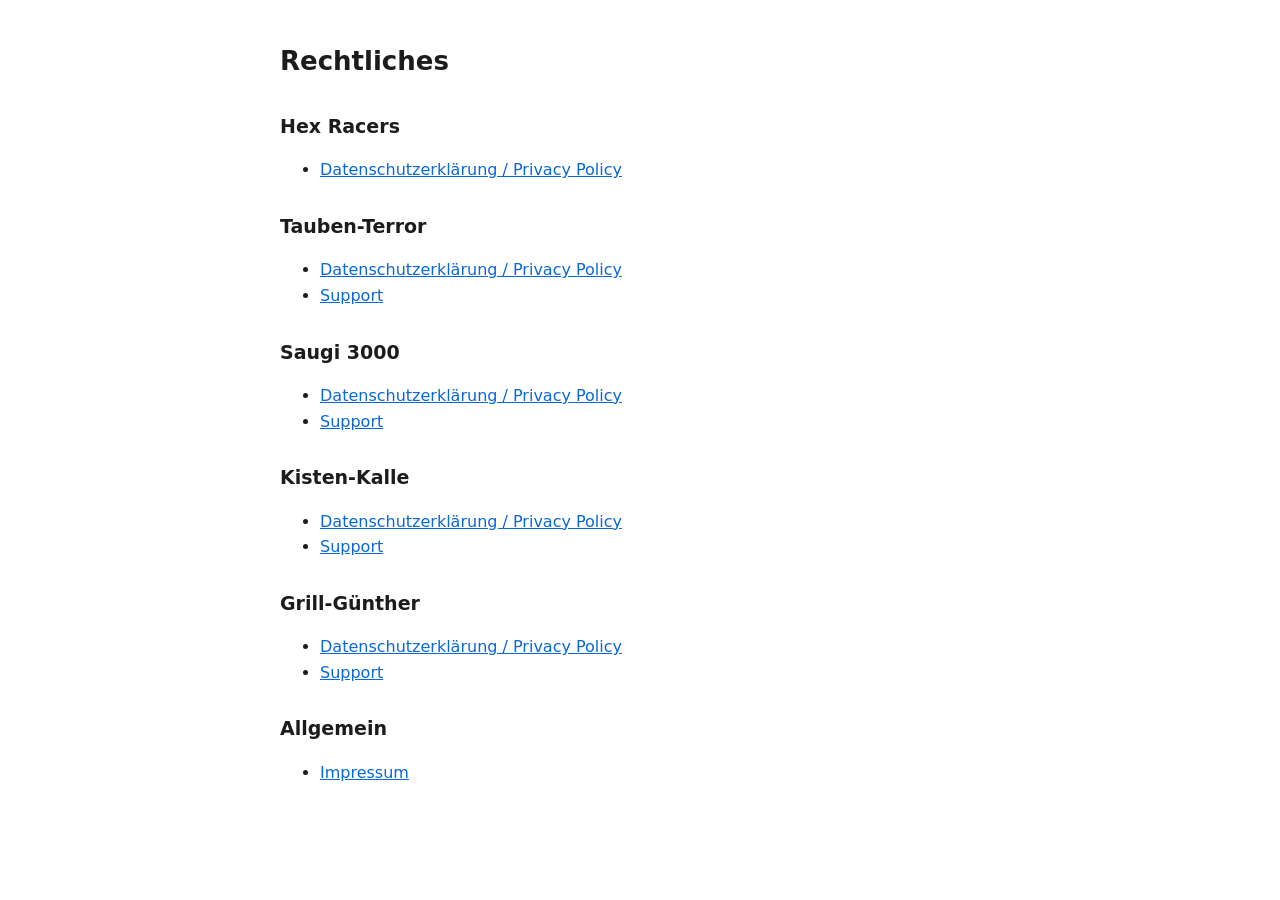
<file: index.html>
<!doctype html><html lang="de"><head><meta charset="utf-8"><meta name="viewport" content="width=device-width,initial-scale=1"><title>Rechtliches</title><link rel="stylesheet" href="style.css"></head><body>
<h1>Rechtliches</h1>
<h2>Hex Racers</h2>
<ul><li><a href="datenschutz.html">Datenschutzerklärung / Privacy Policy</a></li></ul>
<h2>Tauben-Terror</h2>
<ul><li><a href="taubenterror-datenschutz.html">Datenschutzerklärung / Privacy Policy</a></li>
<li><a href="taubenterror-support.html">Support</a></li></ul>
<h2>Saugi 3000</h2>
<ul><li><a href="saugi-datenschutz.html">Datenschutzerklärung / Privacy Policy</a></li>
<li><a href="saugi-support.html">Support</a></li></ul>
<h2>Kisten-Kalle</h2>
<ul><li><a href="kistenkalle-datenschutz.html">Datenschutzerklärung / Privacy Policy</a></li>
<li><a href="kistenkalle-support.html">Support</a></li></ul>
<h2>Grill-Günther</h2>
<ul><li><a href="grillguenther-datenschutz.html">Datenschutzerklärung / Privacy Policy</a></li>
<li><a href="grillguenther-support.html">Support</a></li></ul>
<h2>Allgemein</h2>
<ul><li><a href="impressum.html">Impressum</a></li></ul>
</body></html>
</file>
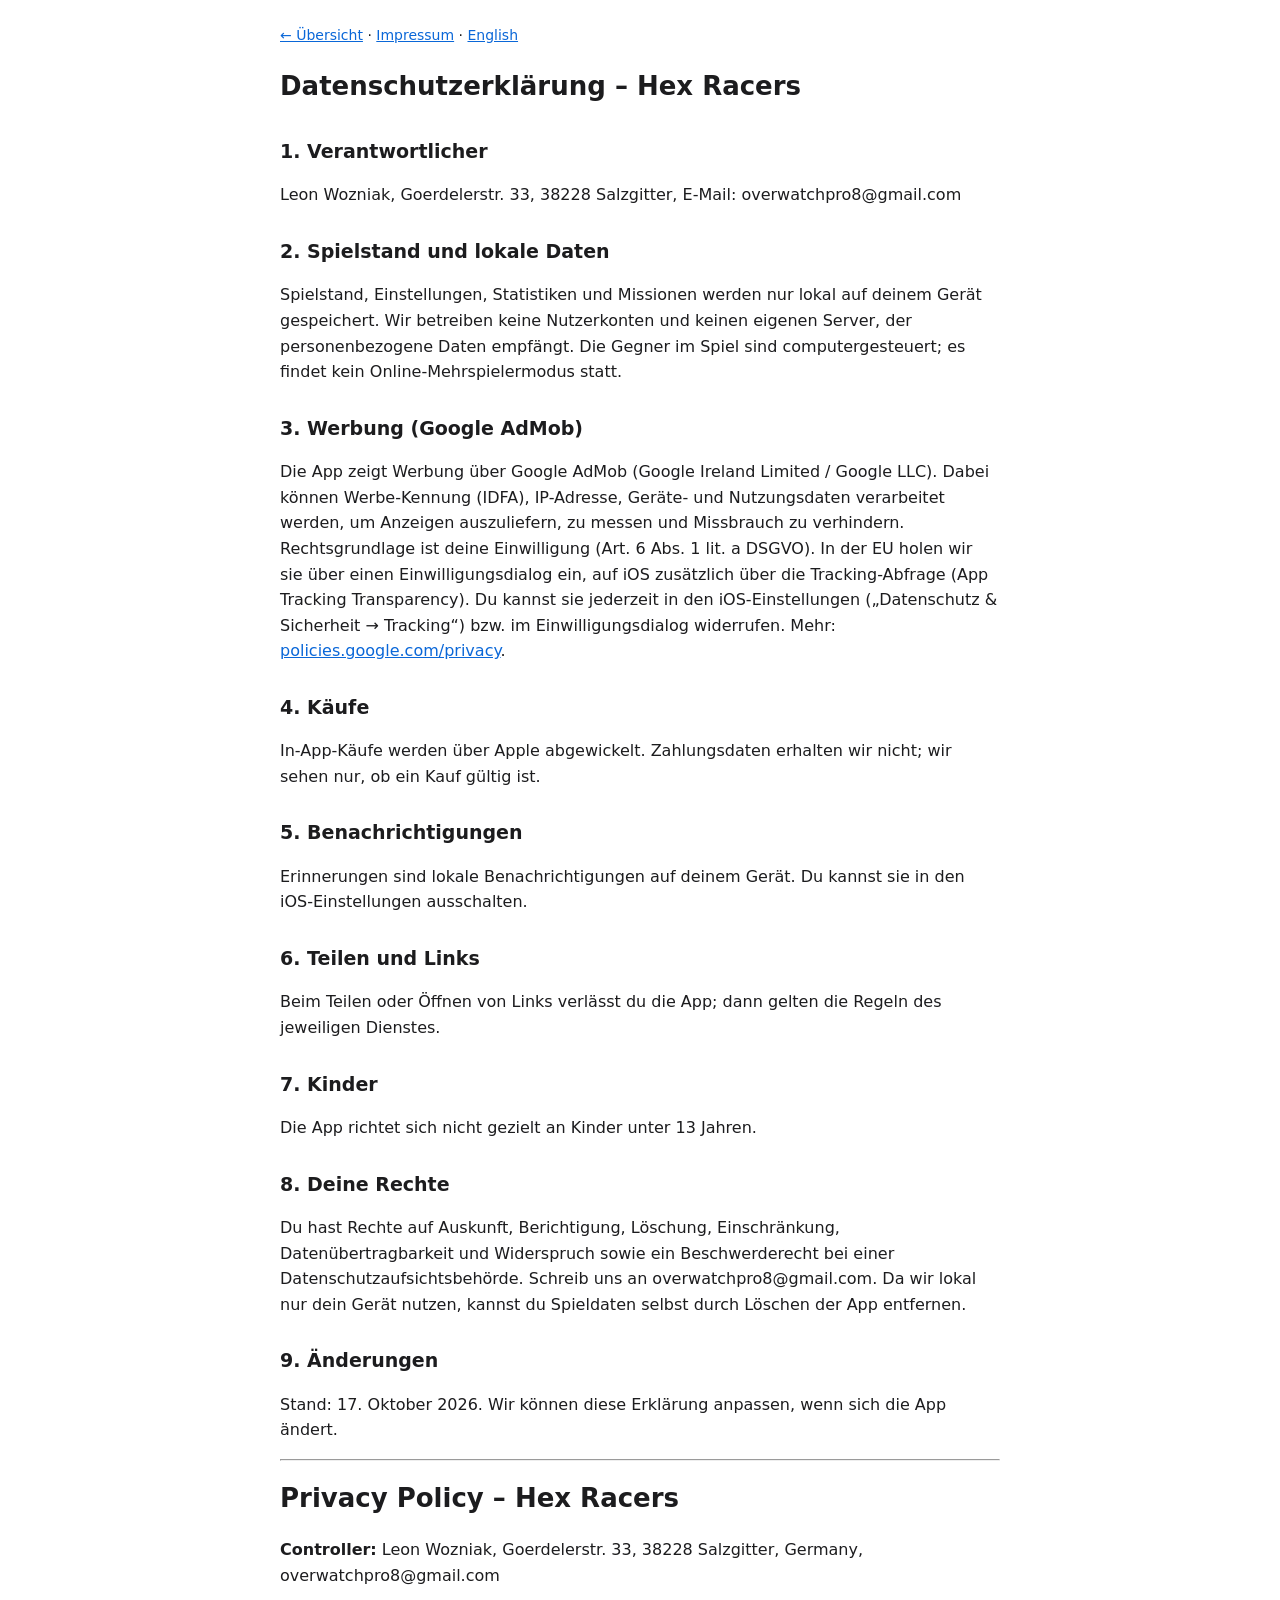
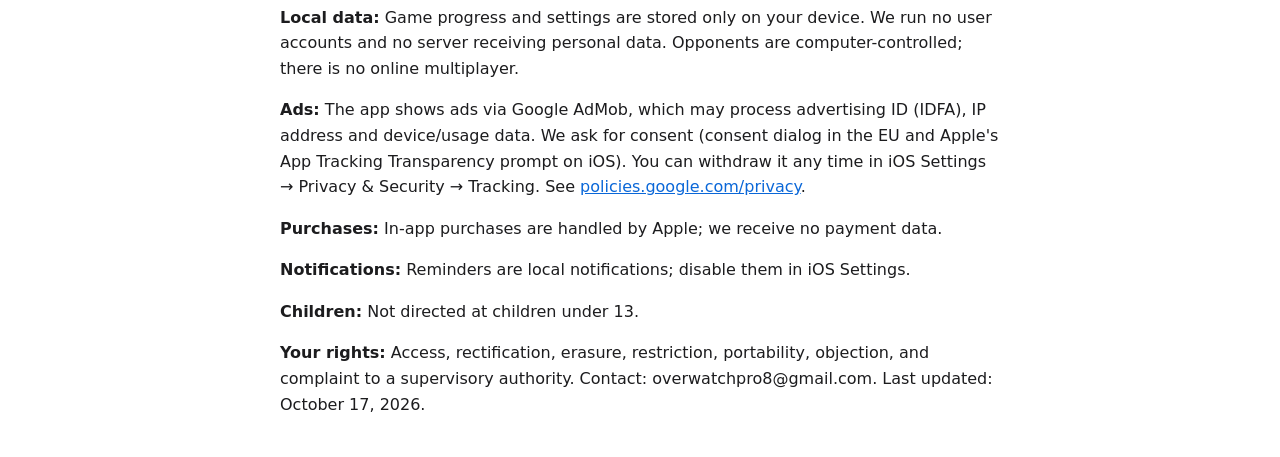
<file: datenschutz.html>
<!doctype html><html lang="de"><head><meta charset="utf-8"><meta name="viewport" content="width=device-width,initial-scale=1"><title>Hex Racers – Datenschutz</title><link rel="stylesheet" href="style.css"></head><body>
<nav><a href="index.html">← Übersicht</a> · <a href="impressum.html">Impressum</a> · <a href="#en">English</a></nav>
<h1>Datenschutzerklärung – Hex Racers</h1>
<h2>1. Verantwortlicher</h2>
<p>Leon Wozniak, Goerdelerstr. 33, 38228 Salzgitter, E-Mail: overwatchpro8@gmail.com</p>
<h2>2. Spielstand und lokale Daten</h2>
<p>Spielstand, Einstellungen, Statistiken und Missionen werden nur lokal auf deinem Gerät gespeichert. Wir betreiben keine Nutzerkonten und keinen eigenen Server, der personenbezogene Daten empfängt. Die Gegner im Spiel sind computergesteuert; es findet kein Online-Mehrspielermodus statt.</p>
<h2>3. Werbung (Google AdMob)</h2>
<p>Die App zeigt Werbung über Google AdMob (Google Ireland Limited / Google LLC). Dabei können Werbe-Kennung (IDFA), IP-Adresse, Geräte- und Nutzungsdaten verarbeitet werden, um Anzeigen auszuliefern, zu messen und Missbrauch zu verhindern. Rechtsgrundlage ist deine Einwilligung (Art. 6 Abs. 1 lit. a DSGVO). In der EU holen wir sie über einen Einwilligungsdialog ein, auf iOS zusätzlich über die Tracking-Abfrage (App Tracking Transparency). Du kannst sie jederzeit in den iOS-Einstellungen („Datenschutz &amp; Sicherheit → Tracking“) bzw. im Einwilligungsdialog widerrufen. Mehr: <a href="https://policies.google.com/privacy">policies.google.com/privacy</a>.</p>
<h2>4. Käufe</h2>
<p>In-App-Käufe werden über Apple abgewickelt. Zahlungsdaten erhalten wir nicht; wir sehen nur, ob ein Kauf gültig ist.</p>
<h2>5. Benachrichtigungen</h2>
<p>Erinnerungen sind lokale Benachrichtigungen auf deinem Gerät. Du kannst sie in den iOS-Einstellungen ausschalten.</p>
<h2>6. Teilen und Links</h2>
<p>Beim Teilen oder Öffnen von Links verlässt du die App; dann gelten die Regeln des jeweiligen Dienstes.</p>
<h2>7. Kinder</h2>
<p>Die App richtet sich nicht gezielt an Kinder unter 13 Jahren.</p>
<h2>8. Deine Rechte</h2>
<p>Du hast Rechte auf Auskunft, Berichtigung, Löschung, Einschränkung, Datenübertragbarkeit und Widerspruch sowie ein Beschwerderecht bei einer Datenschutzaufsichtsbehörde. Schreib uns an overwatchpro8@gmail.com. Da wir lokal nur dein Gerät nutzen, kannst du Spieldaten selbst durch Löschen der App entfernen.</p>
<h2>9. Änderungen</h2>
<p>Stand: 17. Oktober 2026. Wir können diese Erklärung anpassen, wenn sich die App ändert.</p>
<hr>
<h1 id="en">Privacy Policy – Hex Racers</h1>
<p><b>Controller:</b> Leon Wozniak, Goerdelerstr. 33, 38228 Salzgitter, Germany, overwatchpro8@gmail.com</p>
<p><b>Local data:</b> Game progress and settings are stored only on your device. We run no user accounts and no server receiving personal data. Opponents are computer-controlled; there is no online multiplayer.</p>
<p><b>Ads:</b> The app shows ads via Google AdMob, which may process advertising ID (IDFA), IP address and device/usage data. We ask for consent (consent dialog in the EU and Apple's App Tracking Transparency prompt on iOS). You can withdraw it any time in iOS Settings → Privacy &amp; Security → Tracking. See <a href="https://policies.google.com/privacy">policies.google.com/privacy</a>.</p>
<p><b>Purchases:</b> In-app purchases are handled by Apple; we receive no payment data.</p>
<p><b>Notifications:</b> Reminders are local notifications; disable them in iOS Settings.</p>
<p><b>Children:</b> Not directed at children under 13.</p>
<p><b>Your rights:</b> Access, rectification, erasure, restriction, portability, objection, and complaint to a supervisory authority. Contact: overwatchpro8@gmail.com. Last updated: October 17, 2026.</p>
</body></html>
</file>
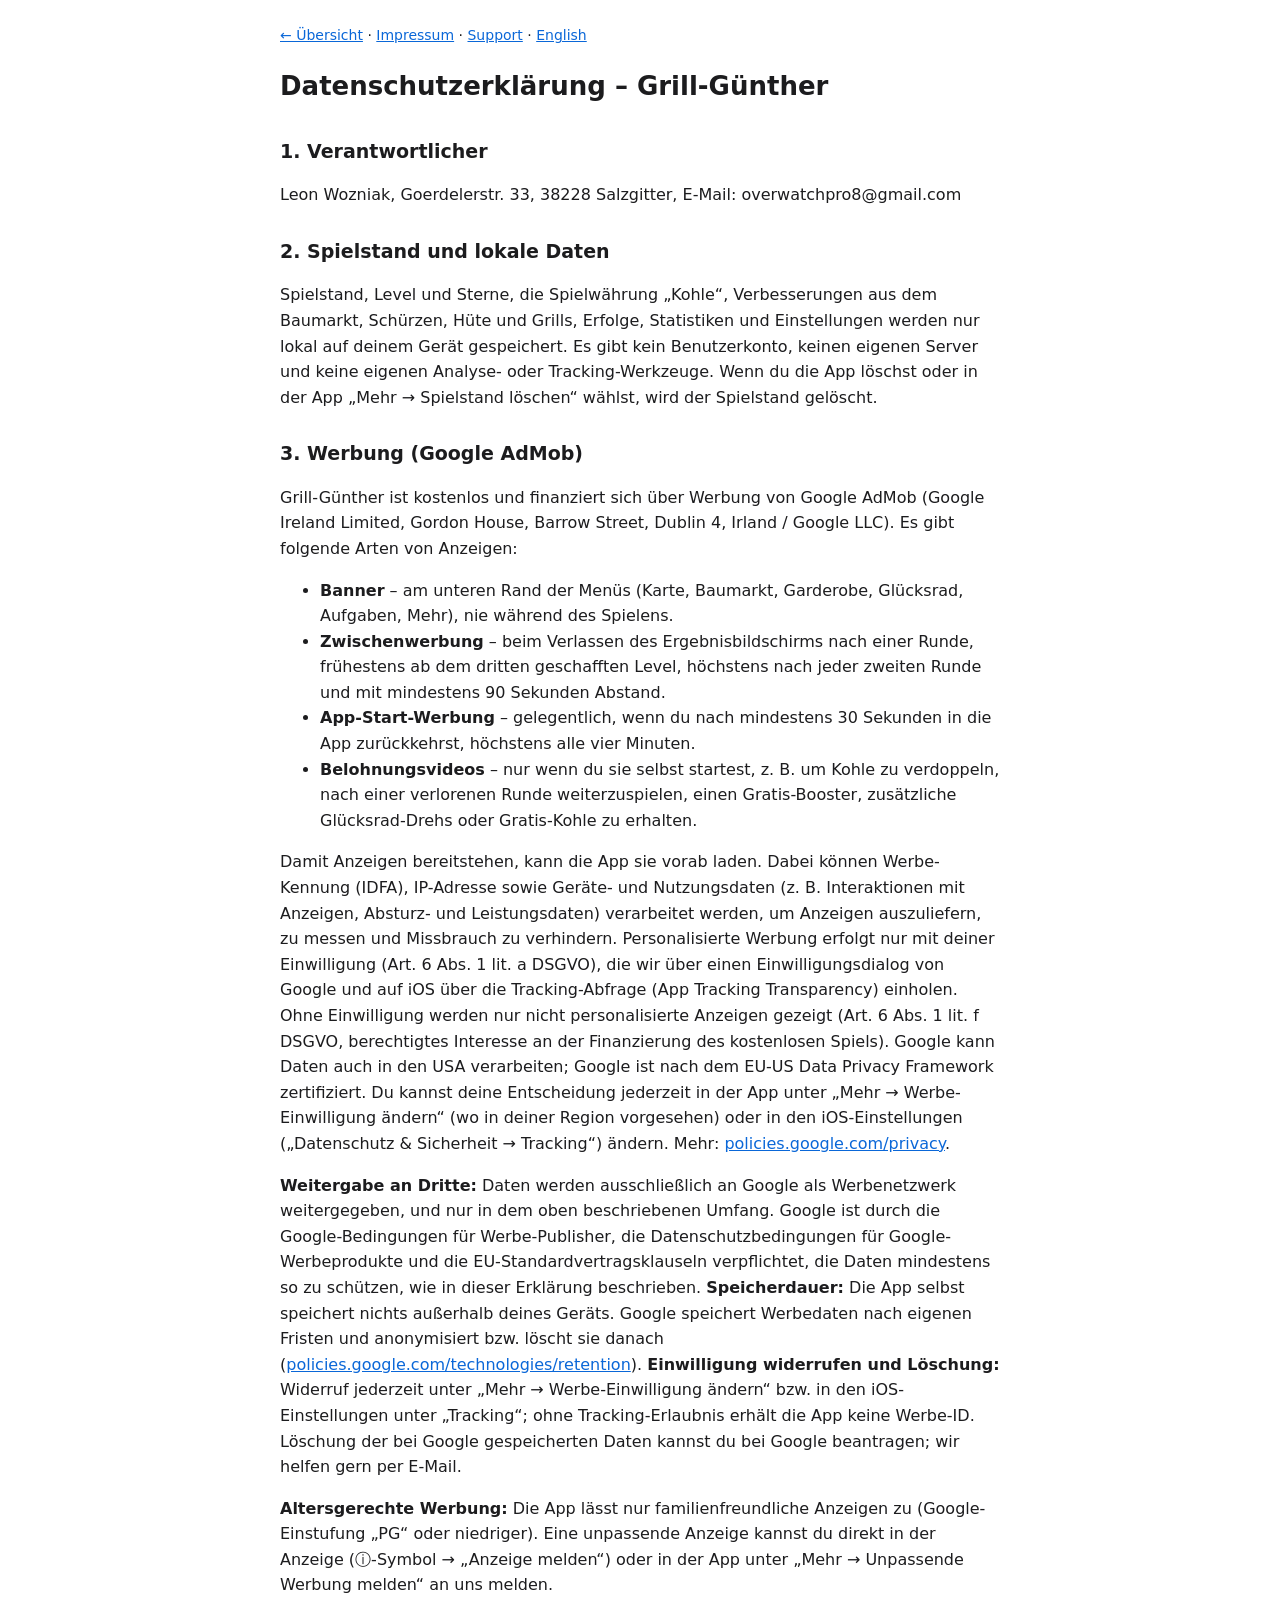
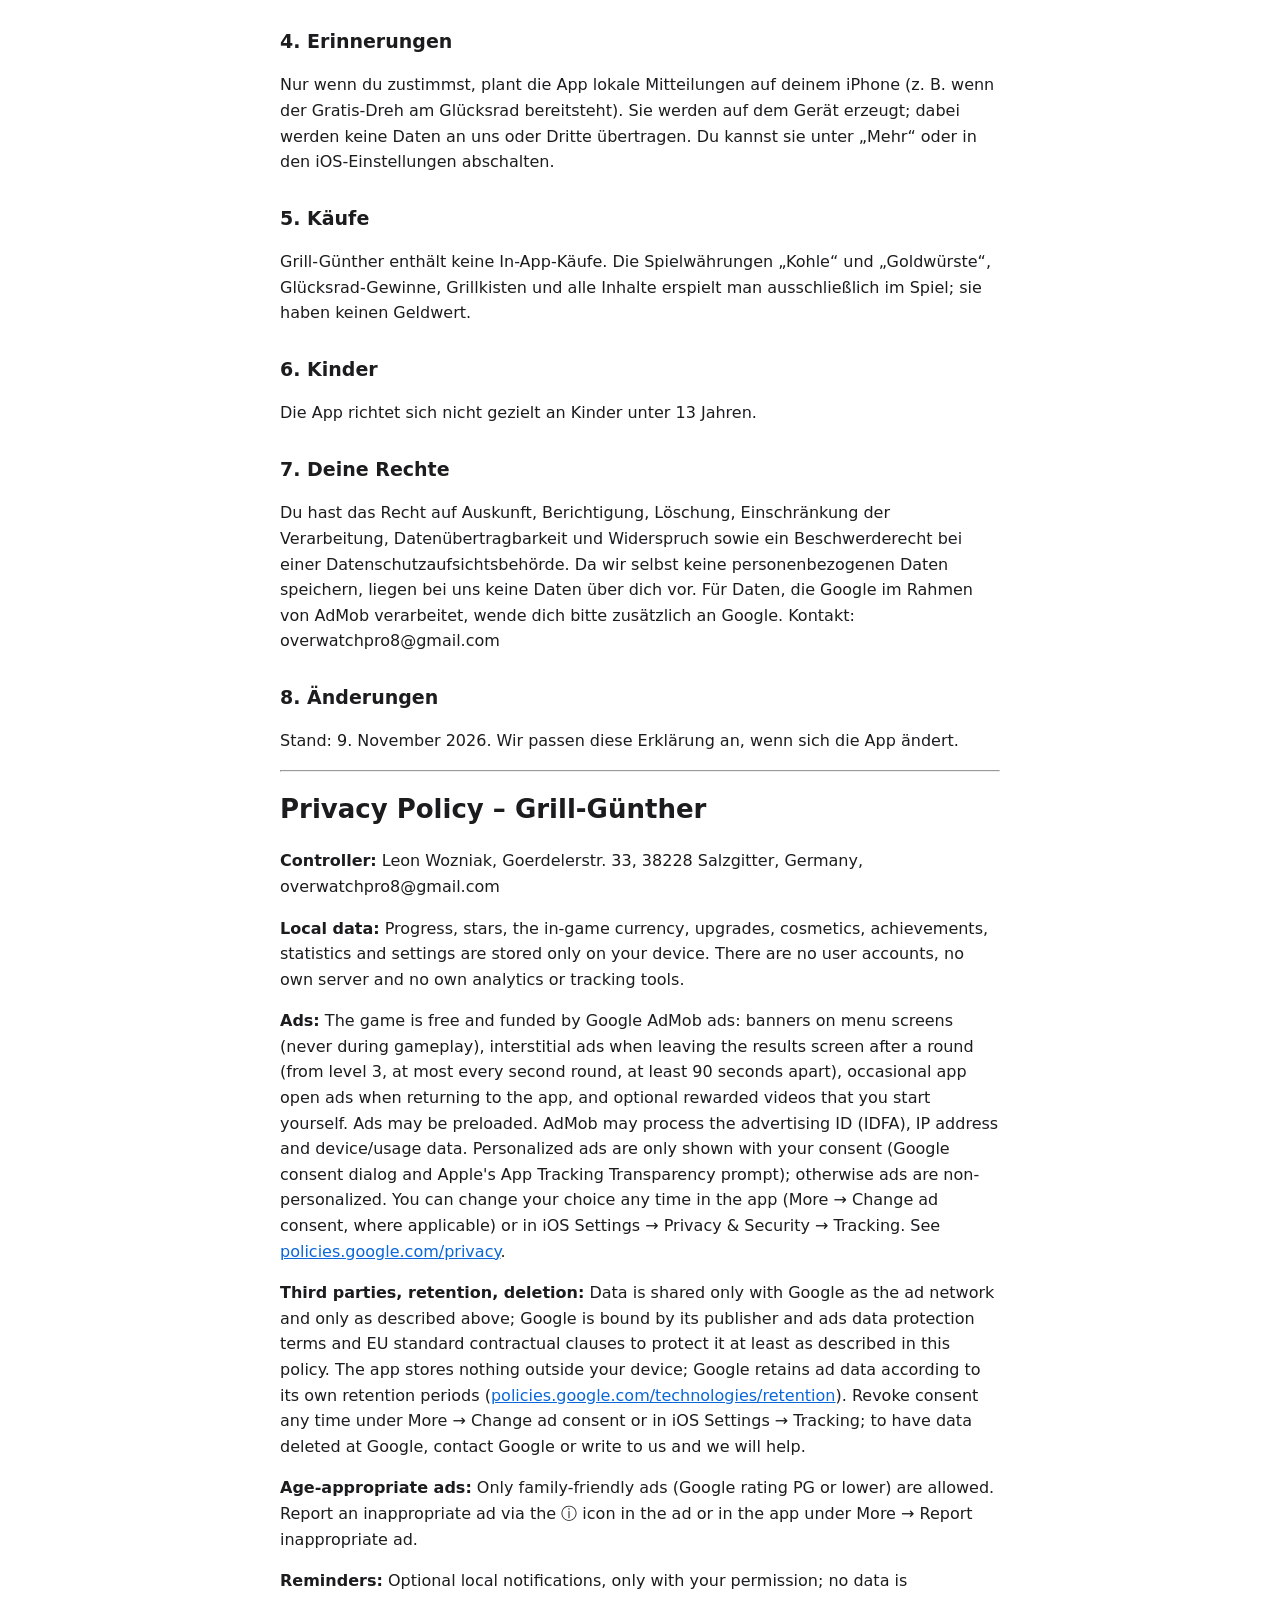
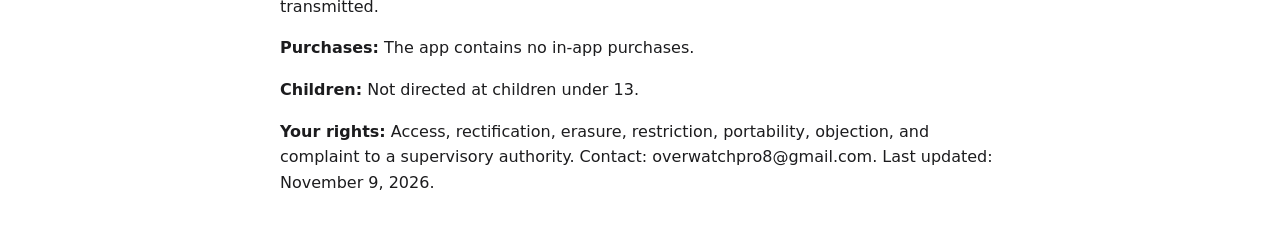
<file: grillguenther-datenschutz.html>
<!doctype html><html lang="de"><head><meta charset="utf-8"><meta name="viewport" content="width=device-width,initial-scale=1"><title>Grill-Günther – Datenschutz</title><link rel="stylesheet" href="style.css"></head><body>
<nav><a href="index.html">← Übersicht</a> · <a href="impressum.html">Impressum</a> · <a href="grillguenther-support.html">Support</a> · <a href="#en">English</a></nav>
<h1>Datenschutzerklärung – Grill-Günther</h1>
<h2>1. Verantwortlicher</h2>
<p>Leon Wozniak, Goerdelerstr. 33, 38228 Salzgitter, E-Mail: overwatchpro8@gmail.com</p>
<h2>2. Spielstand und lokale Daten</h2>
<p>Spielstand, Level und Sterne, die Spielwährung „Kohle“, Verbesserungen aus dem Baumarkt, Schürzen, Hüte und Grills, Erfolge, Statistiken und Einstellungen werden nur lokal auf deinem Gerät gespeichert. Es gibt kein Benutzerkonto, keinen eigenen Server und keine eigenen Analyse- oder Tracking-Werkzeuge. Wenn du die App löschst oder in der App „Mehr → Spielstand löschen“ wählst, wird der Spielstand gelöscht.</p>
<h2>3. Werbung (Google AdMob)</h2>
<p>Grill-Günther ist kostenlos und finanziert sich über Werbung von Google AdMob (Google Ireland Limited, Gordon House, Barrow Street, Dublin 4, Irland / Google LLC). Es gibt folgende Arten von Anzeigen:</p>
<ul>
<li><b>Banner</b> – am unteren Rand der Menüs (Karte, Baumarkt, Garderobe, Glücksrad, Aufgaben, Mehr), nie während des Spielens.</li>
<li><b>Zwischenwerbung</b> – beim Verlassen des Ergebnisbildschirms nach einer Runde, frühestens ab dem dritten geschafften Level, höchstens nach jeder zweiten Runde und mit mindestens 90 Sekunden Abstand.</li>
<li><b>App-Start-Werbung</b> – gelegentlich, wenn du nach mindestens 30 Sekunden in die App zurückkehrst, höchstens alle vier Minuten.</li>
<li><b>Belohnungsvideos</b> – nur wenn du sie selbst startest, z. B. um Kohle zu verdoppeln, nach einer verlorenen Runde weiterzuspielen, einen Gratis-Booster, zusätzliche Glücksrad-Drehs oder Gratis-Kohle zu erhalten.</li>
</ul>
<p>Damit Anzeigen bereitstehen, kann die App sie vorab laden. Dabei können Werbe-Kennung (IDFA), IP-Adresse sowie Geräte- und Nutzungsdaten (z. B. Interaktionen mit Anzeigen, Absturz- und Leistungsdaten) verarbeitet werden, um Anzeigen auszuliefern, zu messen und Missbrauch zu verhindern. Personalisierte Werbung erfolgt nur mit deiner Einwilligung (Art. 6 Abs. 1 lit. a DSGVO), die wir über einen Einwilligungsdialog von Google und auf iOS über die Tracking-Abfrage (App Tracking Transparency) einholen. Ohne Einwilligung werden nur nicht personalisierte Anzeigen gezeigt (Art. 6 Abs. 1 lit. f DSGVO, berechtigtes Interesse an der Finanzierung des kostenlosen Spiels). Google kann Daten auch in den USA verarbeiten; Google ist nach dem EU-US Data Privacy Framework zertifiziert. Du kannst deine Entscheidung jederzeit in der App unter „Mehr → Werbe-Einwilligung ändern“ (wo in deiner Region vorgesehen) oder in den iOS-Einstellungen („Datenschutz &amp; Sicherheit → Tracking“) ändern. Mehr: <a href="https://policies.google.com/privacy">policies.google.com/privacy</a>.</p>
<p><b>Weitergabe an Dritte:</b> Daten werden ausschließlich an Google als Werbenetzwerk weitergegeben, und nur in dem oben beschriebenen Umfang. Google ist durch die Google-Bedingungen für Werbe-Publisher, die Datenschutzbedingungen für Google-Werbeprodukte und die EU-Standardvertragsklauseln verpflichtet, die Daten mindestens so zu schützen, wie in dieser Erklärung beschrieben. <b>Speicherdauer:</b> Die App selbst speichert nichts außerhalb deines Geräts. Google speichert Werbedaten nach eigenen Fristen und anonymisiert bzw. löscht sie danach (<a href="https://policies.google.com/technologies/retention">policies.google.com/technologies/retention</a>). <b>Einwilligung widerrufen und Löschung:</b> Widerruf jederzeit unter „Mehr → Werbe-Einwilligung ändern“ bzw. in den iOS-Einstellungen unter „Tracking“; ohne Tracking-Erlaubnis erhält die App keine Werbe-ID. Löschung der bei Google gespeicherten Daten kannst du bei Google beantragen; wir helfen gern per E-Mail.</p>
<p><b>Altersgerechte Werbung:</b> Die App lässt nur familienfreundliche Anzeigen zu (Google-Einstufung „PG“ oder niedriger). Eine unpassende Anzeige kannst du direkt in der Anzeige (ⓘ-Symbol → „Anzeige melden“) oder in der App unter „Mehr → Unpassende Werbung melden“ an uns melden.</p>
<h2>4. Erinnerungen</h2>
<p>Nur wenn du zustimmst, plant die App lokale Mitteilungen auf deinem iPhone (z. B. wenn der Gratis-Dreh am Glücksrad bereitsteht). Sie werden auf dem Gerät erzeugt; dabei werden keine Daten an uns oder Dritte übertragen. Du kannst sie unter „Mehr“ oder in den iOS-Einstellungen abschalten.</p>
<h2>5. Käufe</h2>
<p>Grill-Günther enthält keine In-App-Käufe. Die Spielwährungen „Kohle“ und „Goldwürste“, Glücksrad-Gewinne, Grillkisten und alle Inhalte erspielt man ausschließlich im Spiel; sie haben keinen Geldwert.</p>
<h2>6. Kinder</h2>
<p>Die App richtet sich nicht gezielt an Kinder unter 13 Jahren.</p>
<h2>7. Deine Rechte</h2>
<p>Du hast das Recht auf Auskunft, Berichtigung, Löschung, Einschränkung der Verarbeitung, Datenübertragbarkeit und Widerspruch sowie ein Beschwerderecht bei einer Datenschutzaufsichtsbehörde. Da wir selbst keine personenbezogenen Daten speichern, liegen bei uns keine Daten über dich vor. Für Daten, die Google im Rahmen von AdMob verarbeitet, wende dich bitte zusätzlich an Google. Kontakt: overwatchpro8@gmail.com</p>
<h2>8. Änderungen</h2>
<p>Stand: 9. November 2026. Wir passen diese Erklärung an, wenn sich die App ändert.</p>
<hr>
<h1 id="en">Privacy Policy – Grill-Günther</h1>
<p><b>Controller:</b> Leon Wozniak, Goerdelerstr. 33, 38228 Salzgitter, Germany, overwatchpro8@gmail.com</p>
<p><b>Local data:</b> Progress, stars, the in-game currency, upgrades, cosmetics, achievements, statistics and settings are stored only on your device. There are no user accounts, no own server and no own analytics or tracking tools.</p>
<p><b>Ads:</b> The game is free and funded by Google AdMob ads: banners on menu screens (never during gameplay), interstitial ads when leaving the results screen after a round (from level 3, at most every second round, at least 90 seconds apart), occasional app open ads when returning to the app, and optional rewarded videos that you start yourself. Ads may be preloaded. AdMob may process the advertising ID (IDFA), IP address and device/usage data. Personalized ads are only shown with your consent (Google consent dialog and Apple's App Tracking Transparency prompt); otherwise ads are non-personalized. You can change your choice any time in the app (More → Change ad consent, where applicable) or in iOS Settings → Privacy &amp; Security → Tracking. See <a href="https://policies.google.com/privacy">policies.google.com/privacy</a>.</p>
<p><b>Third parties, retention, deletion:</b> Data is shared only with Google as the ad network and only as described above; Google is bound by its publisher and ads data protection terms and EU standard contractual clauses to protect it at least as described in this policy. The app stores nothing outside your device; Google retains ad data according to its own retention periods (<a href="https://policies.google.com/technologies/retention">policies.google.com/technologies/retention</a>). Revoke consent any time under More → Change ad consent or in iOS Settings → Tracking; to have data deleted at Google, contact Google or write to us and we will help.</p>
<p><b>Age-appropriate ads:</b> Only family-friendly ads (Google rating PG or lower) are allowed. Report an inappropriate ad via the ⓘ icon in the ad or in the app under More → Report inappropriate ad.</p>
<p><b>Reminders:</b> Optional local notifications, only with your permission; no data is transmitted.</p>
<p><b>Purchases:</b> The app contains no in-app purchases.</p>
<p><b>Children:</b> Not directed at children under 13.</p>
<p><b>Your rights:</b> Access, rectification, erasure, restriction, portability, objection, and complaint to a supervisory authority. Contact: overwatchpro8@gmail.com. Last updated: November 9, 2026.</p>
</body></html>
</file>
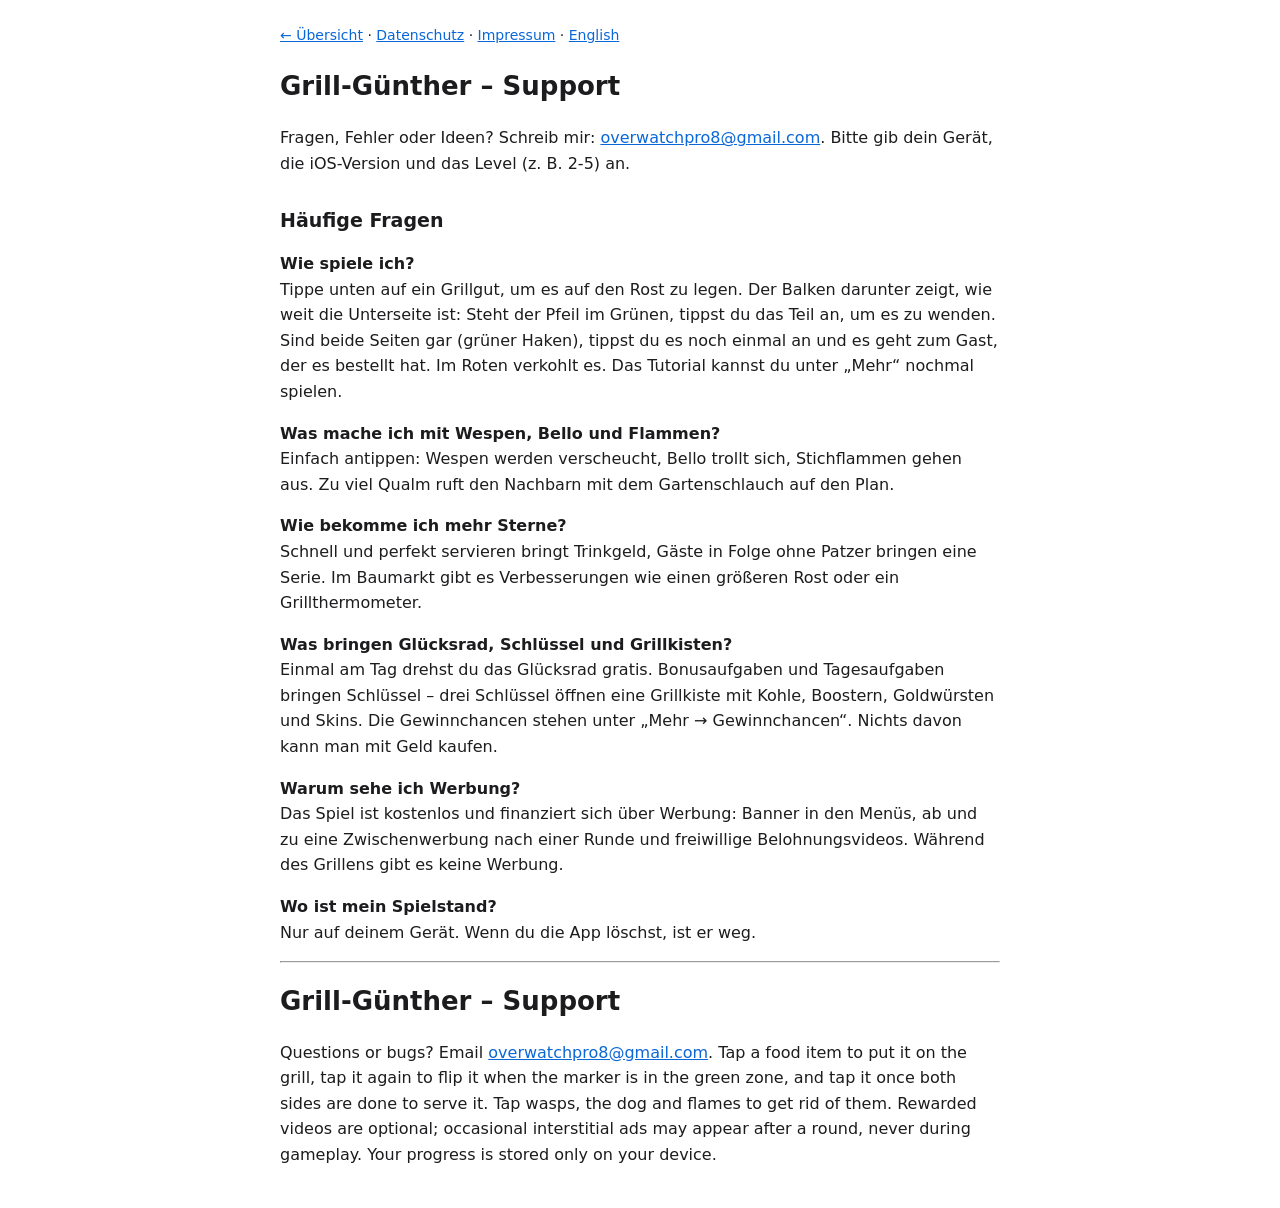
<file: grillguenther-support.html>
<!doctype html><html lang="de"><head><meta charset="utf-8"><meta name="viewport" content="width=device-width,initial-scale=1"><title>Grill-Günther – Support</title><link rel="stylesheet" href="style.css"></head><body>
<nav><a href="index.html">← Übersicht</a> · <a href="grillguenther-datenschutz.html">Datenschutz</a> · <a href="impressum.html">Impressum</a> · <a href="#en">English</a></nav>
<h1>Grill-Günther – Support</h1>
<p>Fragen, Fehler oder Ideen? Schreib mir: <a href="mailto:overwatchpro8@gmail.com?subject=Grill-G%C3%BCnther">overwatchpro8@gmail.com</a>. Bitte gib dein Gerät, die iOS-Version und das Level (z. B. 2-5) an.</p>
<h2>Häufige Fragen</h2>
<p><b>Wie spiele ich?</b><br>Tippe unten auf ein Grillgut, um es auf den Rost zu legen. Der Balken darunter zeigt, wie weit die Unterseite ist: Steht der Pfeil im Grünen, tippst du das Teil an, um es zu wenden. Sind beide Seiten gar (grüner Haken), tippst du es noch einmal an und es geht zum Gast, der es bestellt hat. Im Roten verkohlt es. Das Tutorial kannst du unter „Mehr“ nochmal spielen.</p>
<p><b>Was mache ich mit Wespen, Bello und Flammen?</b><br>Einfach antippen: Wespen werden verscheucht, Bello trollt sich, Stichflammen gehen aus. Zu viel Qualm ruft den Nachbarn mit dem Gartenschlauch auf den Plan.</p>
<p><b>Wie bekomme ich mehr Sterne?</b><br>Schnell und perfekt servieren bringt Trinkgeld, Gäste in Folge ohne Patzer bringen eine Serie. Im Baumarkt gibt es Verbesserungen wie einen größeren Rost oder ein Grillthermometer.</p>
<p><b>Was bringen Glücksrad, Schlüssel und Grillkisten?</b><br>Einmal am Tag drehst du das Glücksrad gratis. Bonusaufgaben und Tagesaufgaben bringen Schlüssel – drei Schlüssel öffnen eine Grillkiste mit Kohle, Boostern, Goldwürsten und Skins. Die Gewinnchancen stehen unter „Mehr → Gewinnchancen“. Nichts davon kann man mit Geld kaufen.</p>
<p><b>Warum sehe ich Werbung?</b><br>Das Spiel ist kostenlos und finanziert sich über Werbung: Banner in den Menüs, ab und zu eine Zwischenwerbung nach einer Runde und freiwillige Belohnungsvideos. Während des Grillens gibt es keine Werbung.</p>
<p><b>Wo ist mein Spielstand?</b><br>Nur auf deinem Gerät. Wenn du die App löschst, ist er weg.</p>
<hr>
<h1 id="en">Grill-Günther – Support</h1>
<p>Questions or bugs? Email <a href="mailto:overwatchpro8@gmail.com?subject=Grill-G%C3%BCnther">overwatchpro8@gmail.com</a>. Tap a food item to put it on the grill, tap it again to flip it when the marker is in the green zone, and tap it once both sides are done to serve it. Tap wasps, the dog and flames to get rid of them. Rewarded videos are optional; occasional interstitial ads may appear after a round, never during gameplay. Your progress is stored only on your device.</p>
</body></html>
</file>
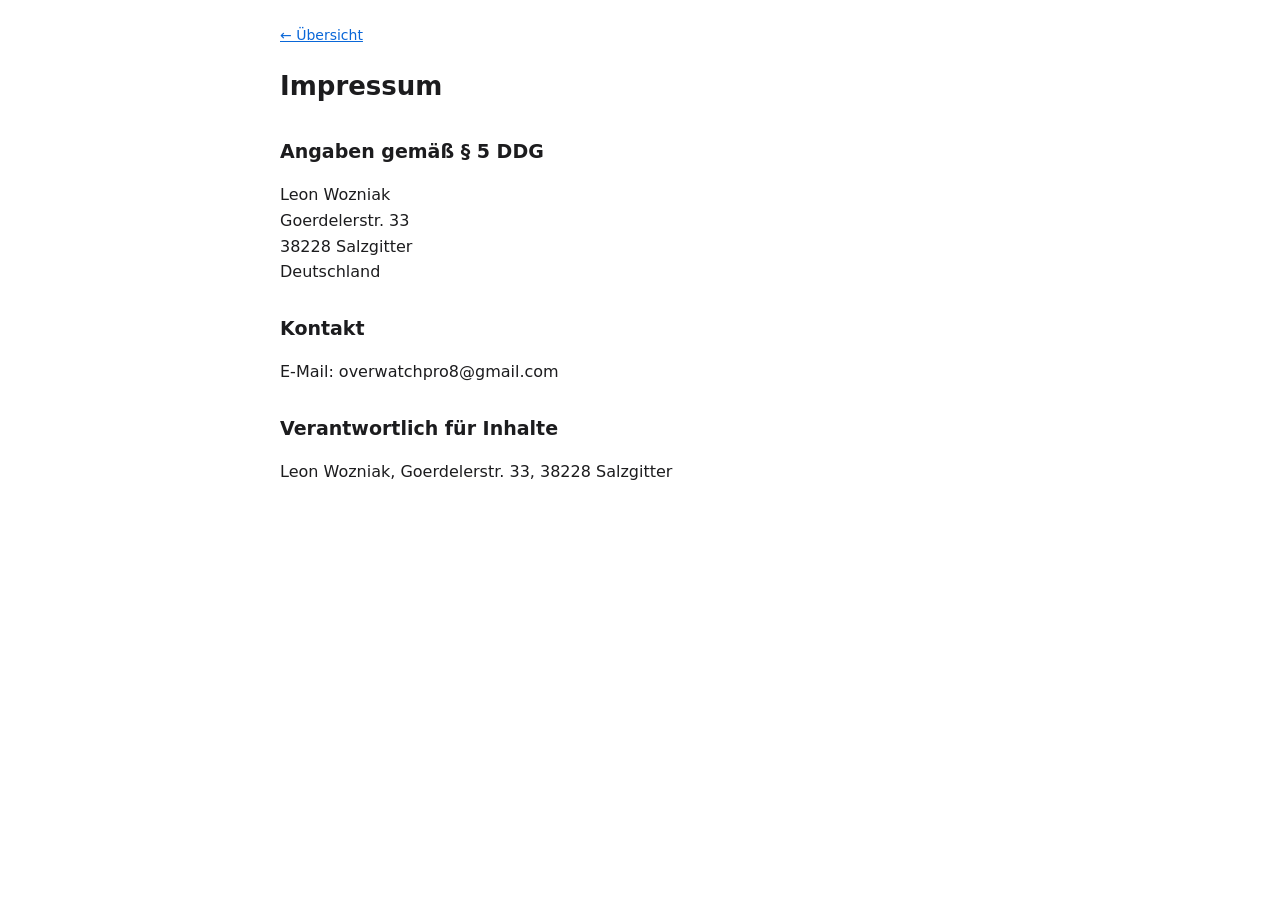
<file: impressum.html>
<!doctype html><html lang="de"><head><meta charset="utf-8"><meta name="viewport" content="width=device-width,initial-scale=1"><title>Impressum</title><link rel="stylesheet" href="style.css"></head><body>
<nav><a href="index.html">← Übersicht</a></nav>
<h1>Impressum</h1>
<h2>Angaben gemäß § 5 DDG</h2>
<p>Leon Wozniak<br>Goerdelerstr. 33<br>38228 Salzgitter<br>Deutschland</p>
<h2>Kontakt</h2>
<p>E-Mail: overwatchpro8@gmail.com</p>
<h2>Verantwortlich für Inhalte</h2>
<p>Leon Wozniak, Goerdelerstr. 33, 38228 Salzgitter</p>
</body></html>
</file>
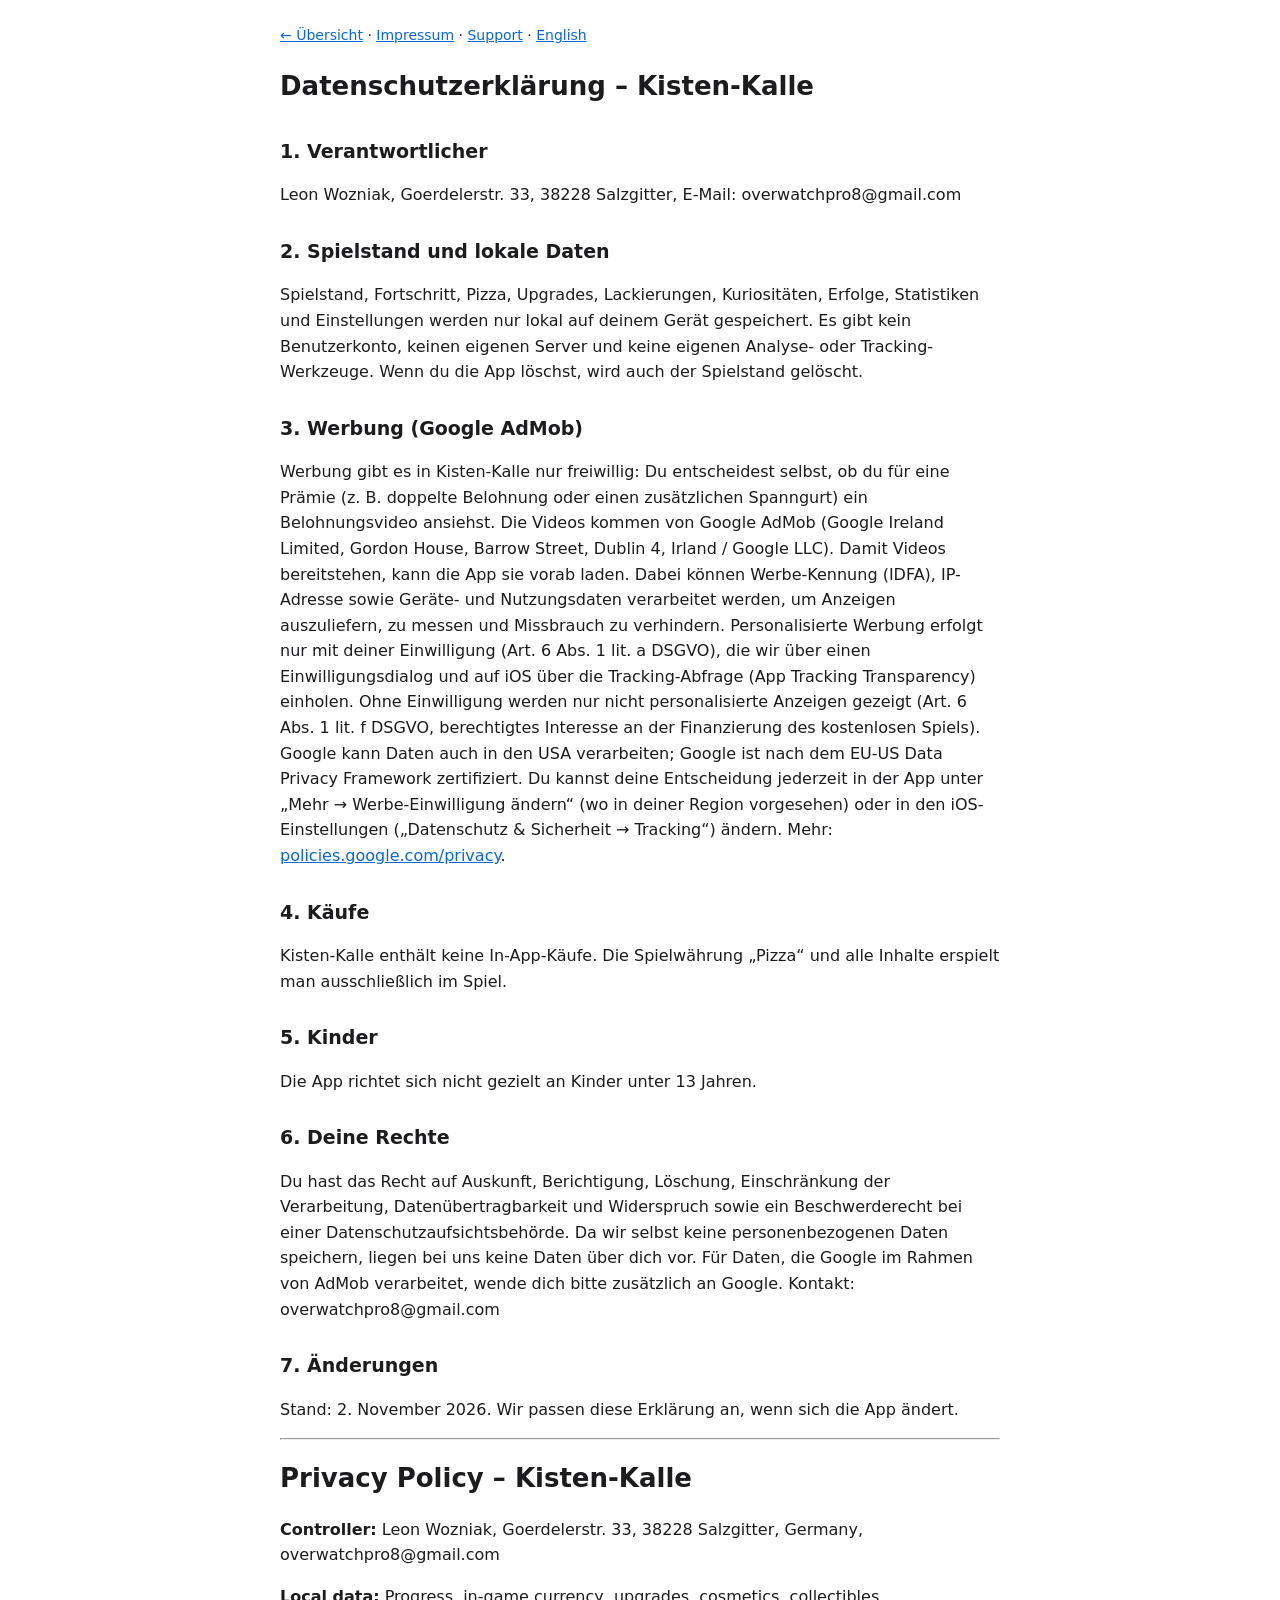
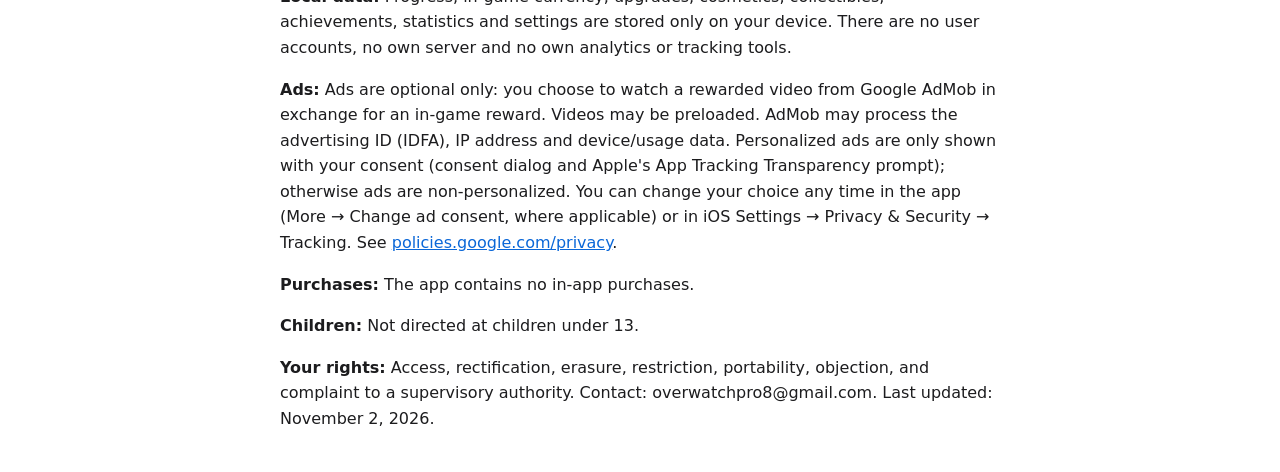
<file: kistenkalle-datenschutz.html>
<!doctype html><html lang="de"><head><meta charset="utf-8"><meta name="viewport" content="width=device-width,initial-scale=1"><title>Kisten-Kalle – Datenschutz</title><link rel="stylesheet" href="style.css"></head><body>
<nav><a href="index.html">← Übersicht</a> · <a href="impressum.html">Impressum</a> · <a href="kistenkalle-support.html">Support</a> · <a href="#en">English</a></nav>
<h1>Datenschutzerklärung – Kisten-Kalle</h1>
<h2>1. Verantwortlicher</h2>
<p>Leon Wozniak, Goerdelerstr. 33, 38228 Salzgitter, E-Mail: overwatchpro8@gmail.com</p>
<h2>2. Spielstand und lokale Daten</h2>
<p>Spielstand, Fortschritt, Pizza, Upgrades, Lackierungen, Kuriositäten, Erfolge, Statistiken und Einstellungen werden nur lokal auf deinem Gerät gespeichert. Es gibt kein Benutzerkonto, keinen eigenen Server und keine eigenen Analyse- oder Tracking-Werkzeuge. Wenn du die App löschst, wird auch der Spielstand gelöscht.</p>
<h2>3. Werbung (Google AdMob)</h2>
<p>Werbung gibt es in Kisten-Kalle nur freiwillig: Du entscheidest selbst, ob du für eine Prämie (z. B. doppelte Belohnung oder einen zusätzlichen Spanngurt) ein Belohnungsvideo ansiehst. Die Videos kommen von Google AdMob (Google Ireland Limited, Gordon House, Barrow Street, Dublin 4, Irland / Google LLC). Damit Videos bereitstehen, kann die App sie vorab laden. Dabei können Werbe-Kennung (IDFA), IP-Adresse sowie Geräte- und Nutzungsdaten verarbeitet werden, um Anzeigen auszuliefern, zu messen und Missbrauch zu verhindern. Personalisierte Werbung erfolgt nur mit deiner Einwilligung (Art. 6 Abs. 1 lit. a DSGVO), die wir über einen Einwilligungsdialog und auf iOS über die Tracking-Abfrage (App Tracking Transparency) einholen. Ohne Einwilligung werden nur nicht personalisierte Anzeigen gezeigt (Art. 6 Abs. 1 lit. f DSGVO, berechtigtes Interesse an der Finanzierung des kostenlosen Spiels). Google kann Daten auch in den USA verarbeiten; Google ist nach dem EU-US Data Privacy Framework zertifiziert. Du kannst deine Entscheidung jederzeit in der App unter „Mehr → Werbe-Einwilligung ändern“ (wo in deiner Region vorgesehen) oder in den iOS-Einstellungen („Datenschutz &amp; Sicherheit → Tracking“) ändern. Mehr: <a href="https://policies.google.com/privacy">policies.google.com/privacy</a>.</p>
<h2>4. Käufe</h2>
<p>Kisten-Kalle enthält keine In-App-Käufe. Die Spielwährung „Pizza“ und alle Inhalte erspielt man ausschließlich im Spiel.</p>
<h2>5. Kinder</h2>
<p>Die App richtet sich nicht gezielt an Kinder unter 13 Jahren.</p>
<h2>6. Deine Rechte</h2>
<p>Du hast das Recht auf Auskunft, Berichtigung, Löschung, Einschränkung der Verarbeitung, Datenübertragbarkeit und Widerspruch sowie ein Beschwerderecht bei einer Datenschutzaufsichtsbehörde. Da wir selbst keine personenbezogenen Daten speichern, liegen bei uns keine Daten über dich vor. Für Daten, die Google im Rahmen von AdMob verarbeitet, wende dich bitte zusätzlich an Google. Kontakt: overwatchpro8@gmail.com</p>
<h2>7. Änderungen</h2>
<p>Stand: 2. November 2026. Wir passen diese Erklärung an, wenn sich die App ändert.</p>
<hr>
<h1 id="en">Privacy Policy – Kisten-Kalle</h1>
<p><b>Controller:</b> Leon Wozniak, Goerdelerstr. 33, 38228 Salzgitter, Germany, overwatchpro8@gmail.com</p>
<p><b>Local data:</b> Progress, in-game currency, upgrades, cosmetics, collectibles, achievements, statistics and settings are stored only on your device. There are no user accounts, no own server and no own analytics or tracking tools.</p>
<p><b>Ads:</b> Ads are optional only: you choose to watch a rewarded video from Google AdMob in exchange for an in-game reward. Videos may be preloaded. AdMob may process the advertising ID (IDFA), IP address and device/usage data. Personalized ads are only shown with your consent (consent dialog and Apple's App Tracking Transparency prompt); otherwise ads are non-personalized. You can change your choice any time in the app (More → Change ad consent, where applicable) or in iOS Settings → Privacy &amp; Security → Tracking. See <a href="https://policies.google.com/privacy">policies.google.com/privacy</a>.</p>
<p><b>Purchases:</b> The app contains no in-app purchases.</p>
<p><b>Children:</b> Not directed at children under 13.</p>
<p><b>Your rights:</b> Access, rectification, erasure, restriction, portability, objection, and complaint to a supervisory authority. Contact: overwatchpro8@gmail.com. Last updated: November 2, 2026.</p>
</body></html>
</file>
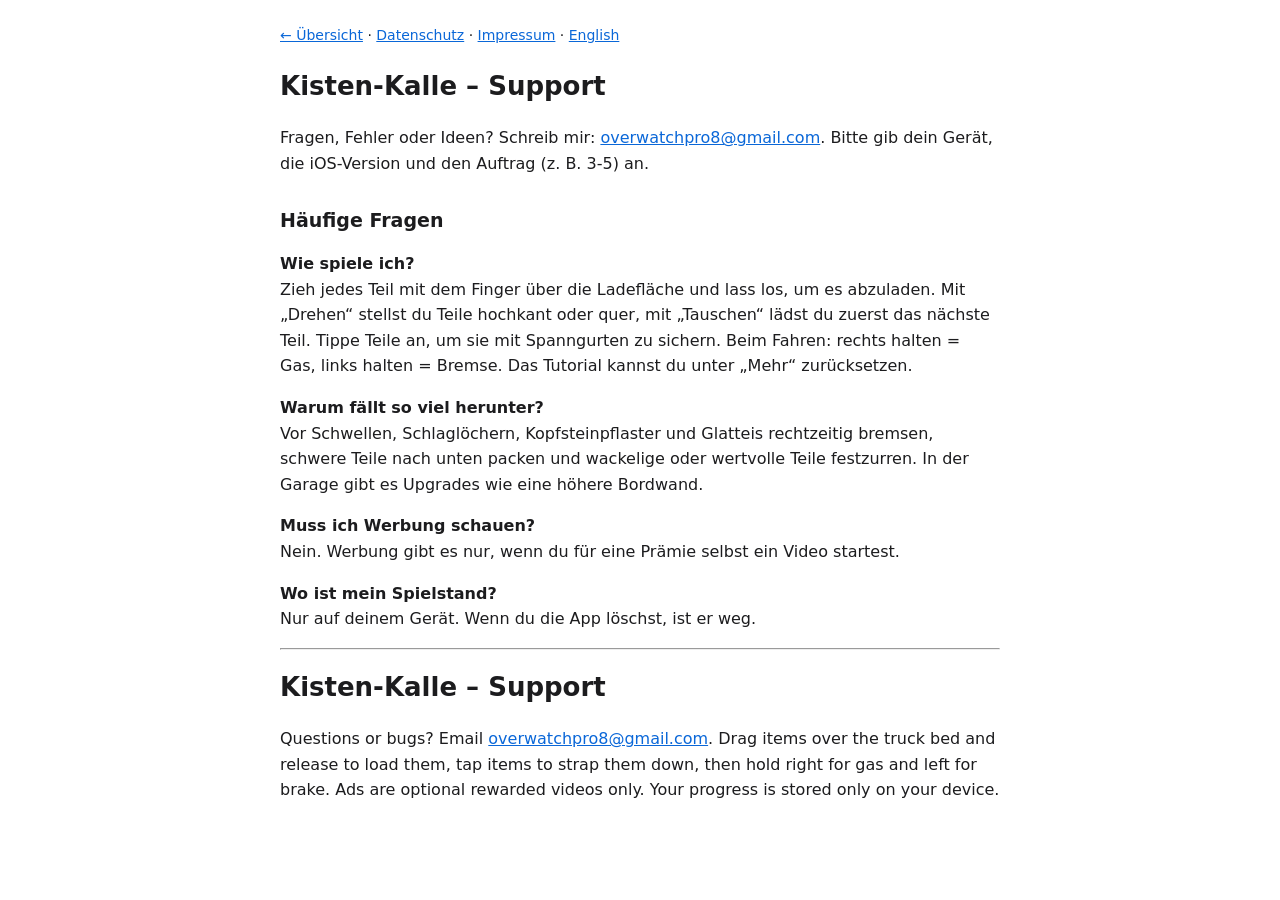
<file: kistenkalle-support.html>
<!doctype html><html lang="de"><head><meta charset="utf-8"><meta name="viewport" content="width=device-width,initial-scale=1"><title>Kisten-Kalle – Support</title><link rel="stylesheet" href="style.css"></head><body>
<nav><a href="index.html">← Übersicht</a> · <a href="kistenkalle-datenschutz.html">Datenschutz</a> · <a href="impressum.html">Impressum</a> · <a href="#en">English</a></nav>
<h1>Kisten-Kalle – Support</h1>
<p>Fragen, Fehler oder Ideen? Schreib mir: <a href="mailto:overwatchpro8@gmail.com?subject=Kisten-Kalle">overwatchpro8@gmail.com</a>. Bitte gib dein Gerät, die iOS-Version und den Auftrag (z. B. 3-5) an.</p>
<h2>Häufige Fragen</h2>
<p><b>Wie spiele ich?</b><br>Zieh jedes Teil mit dem Finger über die Ladefläche und lass los, um es abzuladen. Mit „Drehen“ stellst du Teile hochkant oder quer, mit „Tauschen“ lädst du zuerst das nächste Teil. Tippe Teile an, um sie mit Spanngurten zu sichern. Beim Fahren: rechts halten = Gas, links halten = Bremse. Das Tutorial kannst du unter „Mehr“ zurücksetzen.</p>
<p><b>Warum fällt so viel herunter?</b><br>Vor Schwellen, Schlaglöchern, Kopfsteinpflaster und Glatteis rechtzeitig bremsen, schwere Teile nach unten packen und wackelige oder wertvolle Teile festzurren. In der Garage gibt es Upgrades wie eine höhere Bordwand.</p>
<p><b>Muss ich Werbung schauen?</b><br>Nein. Werbung gibt es nur, wenn du für eine Prämie selbst ein Video startest.</p>
<p><b>Wo ist mein Spielstand?</b><br>Nur auf deinem Gerät. Wenn du die App löschst, ist er weg.</p>
<hr>
<h1 id="en">Kisten-Kalle – Support</h1>
<p>Questions or bugs? Email <a href="mailto:overwatchpro8@gmail.com?subject=Kisten-Kalle">overwatchpro8@gmail.com</a>. Drag items over the truck bed and release to load them, tap items to strap them down, then hold right for gas and left for brake. Ads are optional rewarded videos only. Your progress is stored only on your device.</p>
</body></html>
</file>
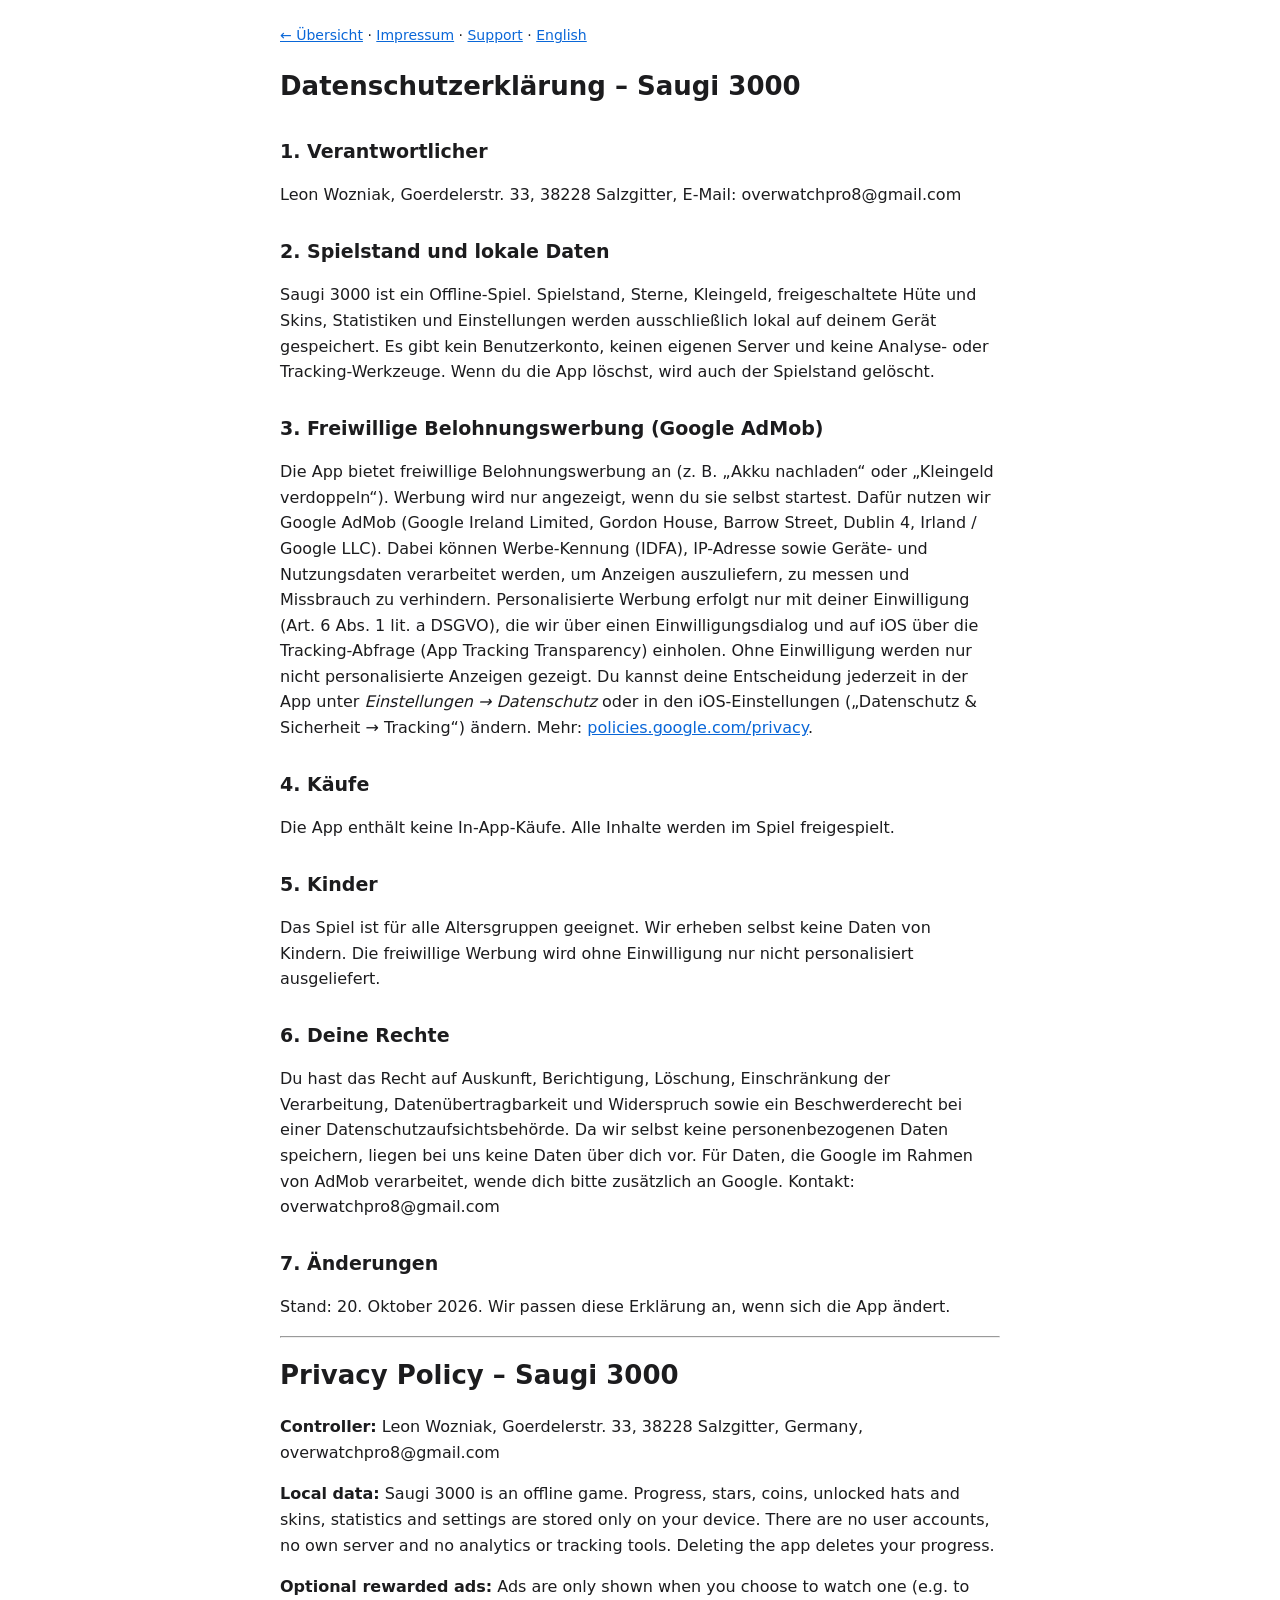
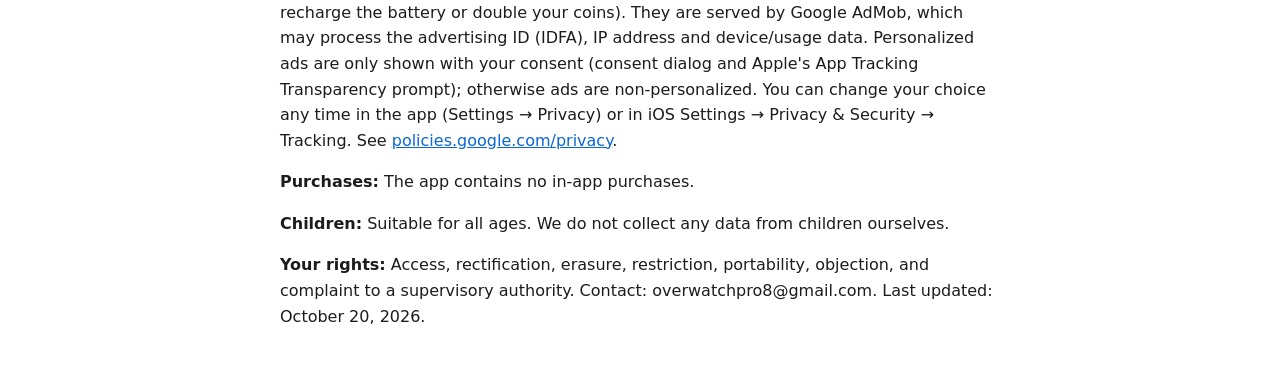
<file: saugi-datenschutz.html>
<!doctype html><html lang="de"><head><meta charset="utf-8"><meta name="viewport" content="width=device-width,initial-scale=1"><title>Saugi 3000 – Datenschutz</title><link rel="stylesheet" href="style.css"></head><body>
<nav><a href="index.html">← Übersicht</a> · <a href="impressum.html">Impressum</a> · <a href="saugi-support.html">Support</a> · <a href="#en">English</a></nav>
<h1>Datenschutzerklärung – Saugi 3000</h1>
<h2>1. Verantwortlicher</h2>
<p>Leon Wozniak, Goerdelerstr. 33, 38228 Salzgitter, E-Mail: overwatchpro8@gmail.com</p>
<h2>2. Spielstand und lokale Daten</h2>
<p>Saugi 3000 ist ein Offline-Spiel. Spielstand, Sterne, Kleingeld, freigeschaltete Hüte und Skins, Statistiken und Einstellungen werden ausschließlich lokal auf deinem Gerät gespeichert. Es gibt kein Benutzerkonto, keinen eigenen Server und keine Analyse- oder Tracking-Werkzeuge. Wenn du die App löschst, wird auch der Spielstand gelöscht.</p>
<h2>3. Freiwillige Belohnungswerbung (Google AdMob)</h2>
<p>Die App bietet freiwillige Belohnungswerbung an (z. B. „Akku nachladen“ oder „Kleingeld verdoppeln“). Werbung wird nur angezeigt, wenn du sie selbst startest. Dafür nutzen wir Google AdMob (Google Ireland Limited, Gordon House, Barrow Street, Dublin 4, Irland / Google LLC). Dabei können Werbe-Kennung (IDFA), IP-Adresse sowie Geräte- und Nutzungsdaten verarbeitet werden, um Anzeigen auszuliefern, zu messen und Missbrauch zu verhindern. Personalisierte Werbung erfolgt nur mit deiner Einwilligung (Art. 6 Abs. 1 lit. a DSGVO), die wir über einen Einwilligungsdialog und auf iOS über die Tracking-Abfrage (App Tracking Transparency) einholen. Ohne Einwilligung werden nur nicht personalisierte Anzeigen gezeigt. Du kannst deine Entscheidung jederzeit in der App unter <i>Einstellungen → Datenschutz</i> oder in den iOS-Einstellungen („Datenschutz &amp; Sicherheit → Tracking“) ändern. Mehr: <a href="https://policies.google.com/privacy">policies.google.com/privacy</a>.</p>
<h2>4. Käufe</h2>
<p>Die App enthält keine In-App-Käufe. Alle Inhalte werden im Spiel freigespielt.</p>
<h2>5. Kinder</h2>
<p>Das Spiel ist für alle Altersgruppen geeignet. Wir erheben selbst keine Daten von Kindern. Die freiwillige Werbung wird ohne Einwilligung nur nicht personalisiert ausgeliefert.</p>
<h2>6. Deine Rechte</h2>
<p>Du hast das Recht auf Auskunft, Berichtigung, Löschung, Einschränkung der Verarbeitung, Datenübertragbarkeit und Widerspruch sowie ein Beschwerderecht bei einer Datenschutzaufsichtsbehörde. Da wir selbst keine personenbezogenen Daten speichern, liegen bei uns keine Daten über dich vor. Für Daten, die Google im Rahmen von AdMob verarbeitet, wende dich bitte zusätzlich an Google. Kontakt: overwatchpro8@gmail.com</p>
<h2>7. Änderungen</h2>
<p>Stand: 20. Oktober 2026. Wir passen diese Erklärung an, wenn sich die App ändert.</p>
<hr>
<h1 id="en">Privacy Policy – Saugi 3000</h1>
<p><b>Controller:</b> Leon Wozniak, Goerdelerstr. 33, 38228 Salzgitter, Germany, overwatchpro8@gmail.com</p>
<p><b>Local data:</b> Saugi 3000 is an offline game. Progress, stars, coins, unlocked hats and skins, statistics and settings are stored only on your device. There are no user accounts, no own server and no analytics or tracking tools. Deleting the app deletes your progress.</p>
<p><b>Optional rewarded ads:</b> Ads are only shown when you choose to watch one (e.g. to recharge the battery or double your coins). They are served by Google AdMob, which may process the advertising ID (IDFA), IP address and device/usage data. Personalized ads are only shown with your consent (consent dialog and Apple's App Tracking Transparency prompt); otherwise ads are non-personalized. You can change your choice any time in the app (Settings → Privacy) or in iOS Settings → Privacy &amp; Security → Tracking. See <a href="https://policies.google.com/privacy">policies.google.com/privacy</a>.</p>
<p><b>Purchases:</b> The app contains no in-app purchases.</p>
<p><b>Children:</b> Suitable for all ages. We do not collect any data from children ourselves.</p>
<p><b>Your rights:</b> Access, rectification, erasure, restriction, portability, objection, and complaint to a supervisory authority. Contact: overwatchpro8@gmail.com. Last updated: October 20, 2026.</p>
</body></html>
</file>
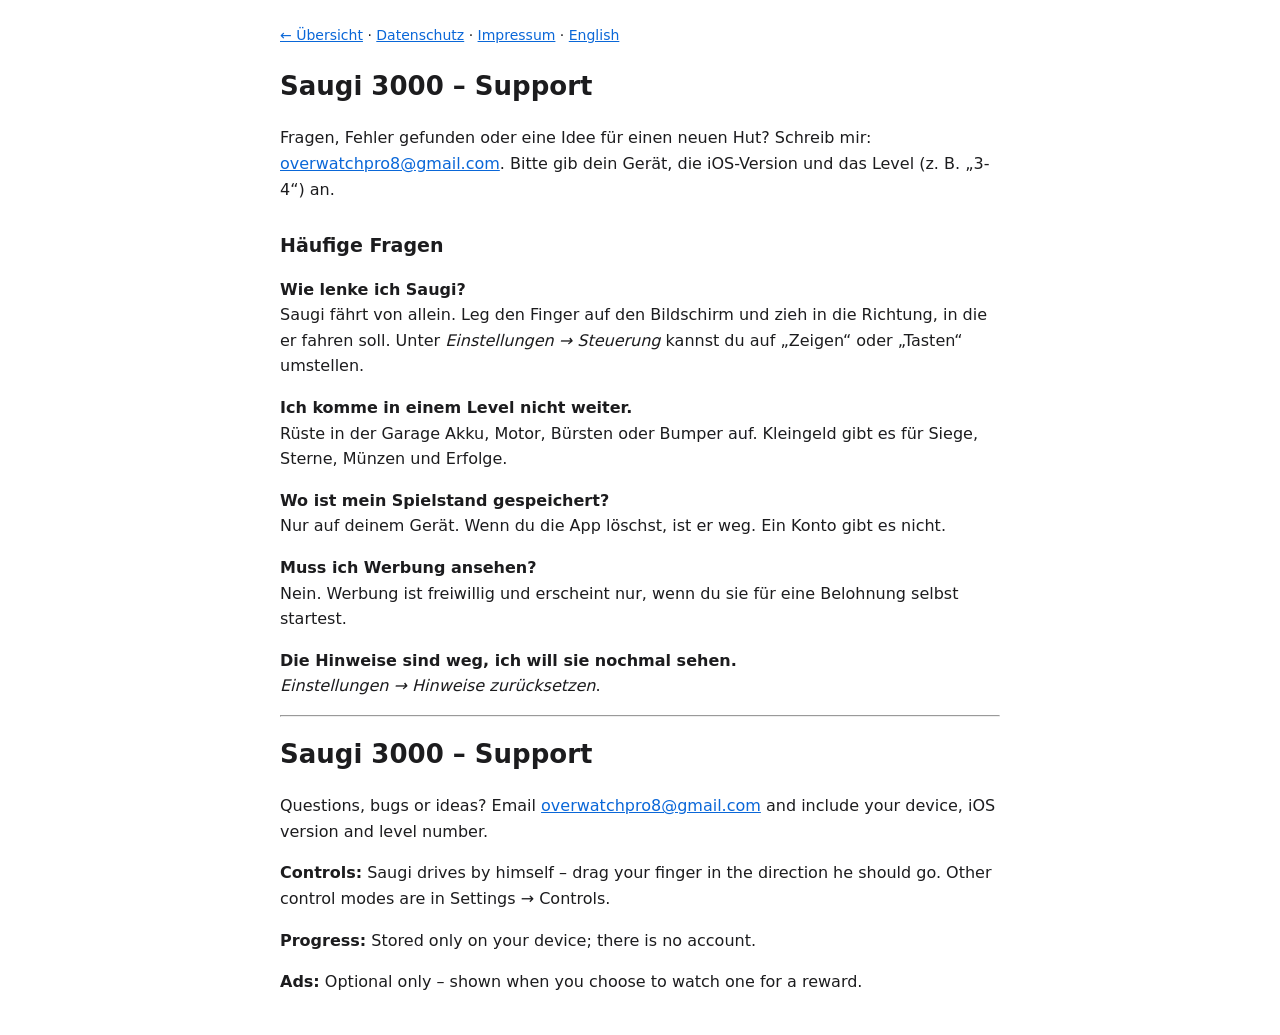
<file: saugi-support.html>
<!doctype html><html lang="de"><head><meta charset="utf-8"><meta name="viewport" content="width=device-width,initial-scale=1"><title>Saugi 3000 – Support</title><link rel="stylesheet" href="style.css"></head><body>
<nav><a href="index.html">← Übersicht</a> · <a href="saugi-datenschutz.html">Datenschutz</a> · <a href="impressum.html">Impressum</a> · <a href="#en">English</a></nav>
<h1>Saugi 3000 – Support</h1>
<p>Fragen, Fehler gefunden oder eine Idee für einen neuen Hut? Schreib mir: <a href="mailto:overwatchpro8@gmail.com?subject=Saugi%203000">overwatchpro8@gmail.com</a>. Bitte gib dein Gerät, die iOS-Version und das Level (z. B. „3-4“) an.</p>
<h2>Häufige Fragen</h2>
<p><b>Wie lenke ich Saugi?</b><br>Saugi fährt von allein. Leg den Finger auf den Bildschirm und zieh in die Richtung, in die er fahren soll. Unter <i>Einstellungen → Steuerung</i> kannst du auf „Zeigen“ oder „Tasten“ umstellen.</p>
<p><b>Ich komme in einem Level nicht weiter.</b><br>Rüste in der Garage Akku, Motor, Bürsten oder Bumper auf. Kleingeld gibt es für Siege, Sterne, Münzen und Erfolge.</p>
<p><b>Wo ist mein Spielstand gespeichert?</b><br>Nur auf deinem Gerät. Wenn du die App löschst, ist er weg. Ein Konto gibt es nicht.</p>
<p><b>Muss ich Werbung ansehen?</b><br>Nein. Werbung ist freiwillig und erscheint nur, wenn du sie für eine Belohnung selbst startest.</p>
<p><b>Die Hinweise sind weg, ich will sie nochmal sehen.</b><br><i>Einstellungen → Hinweise zurücksetzen</i>.</p>
<hr>
<h1 id="en">Saugi 3000 – Support</h1>
<p>Questions, bugs or ideas? Email <a href="mailto:overwatchpro8@gmail.com?subject=Saugi%203000">overwatchpro8@gmail.com</a> and include your device, iOS version and level number.</p>
<p><b>Controls:</b> Saugi drives by himself – drag your finger in the direction he should go. Other control modes are in Settings → Controls.</p>
<p><b>Progress:</b> Stored only on your device; there is no account.</p>
<p><b>Ads:</b> Optional only – shown when you choose to watch one for a reward.</p>
</body></html>
</file>
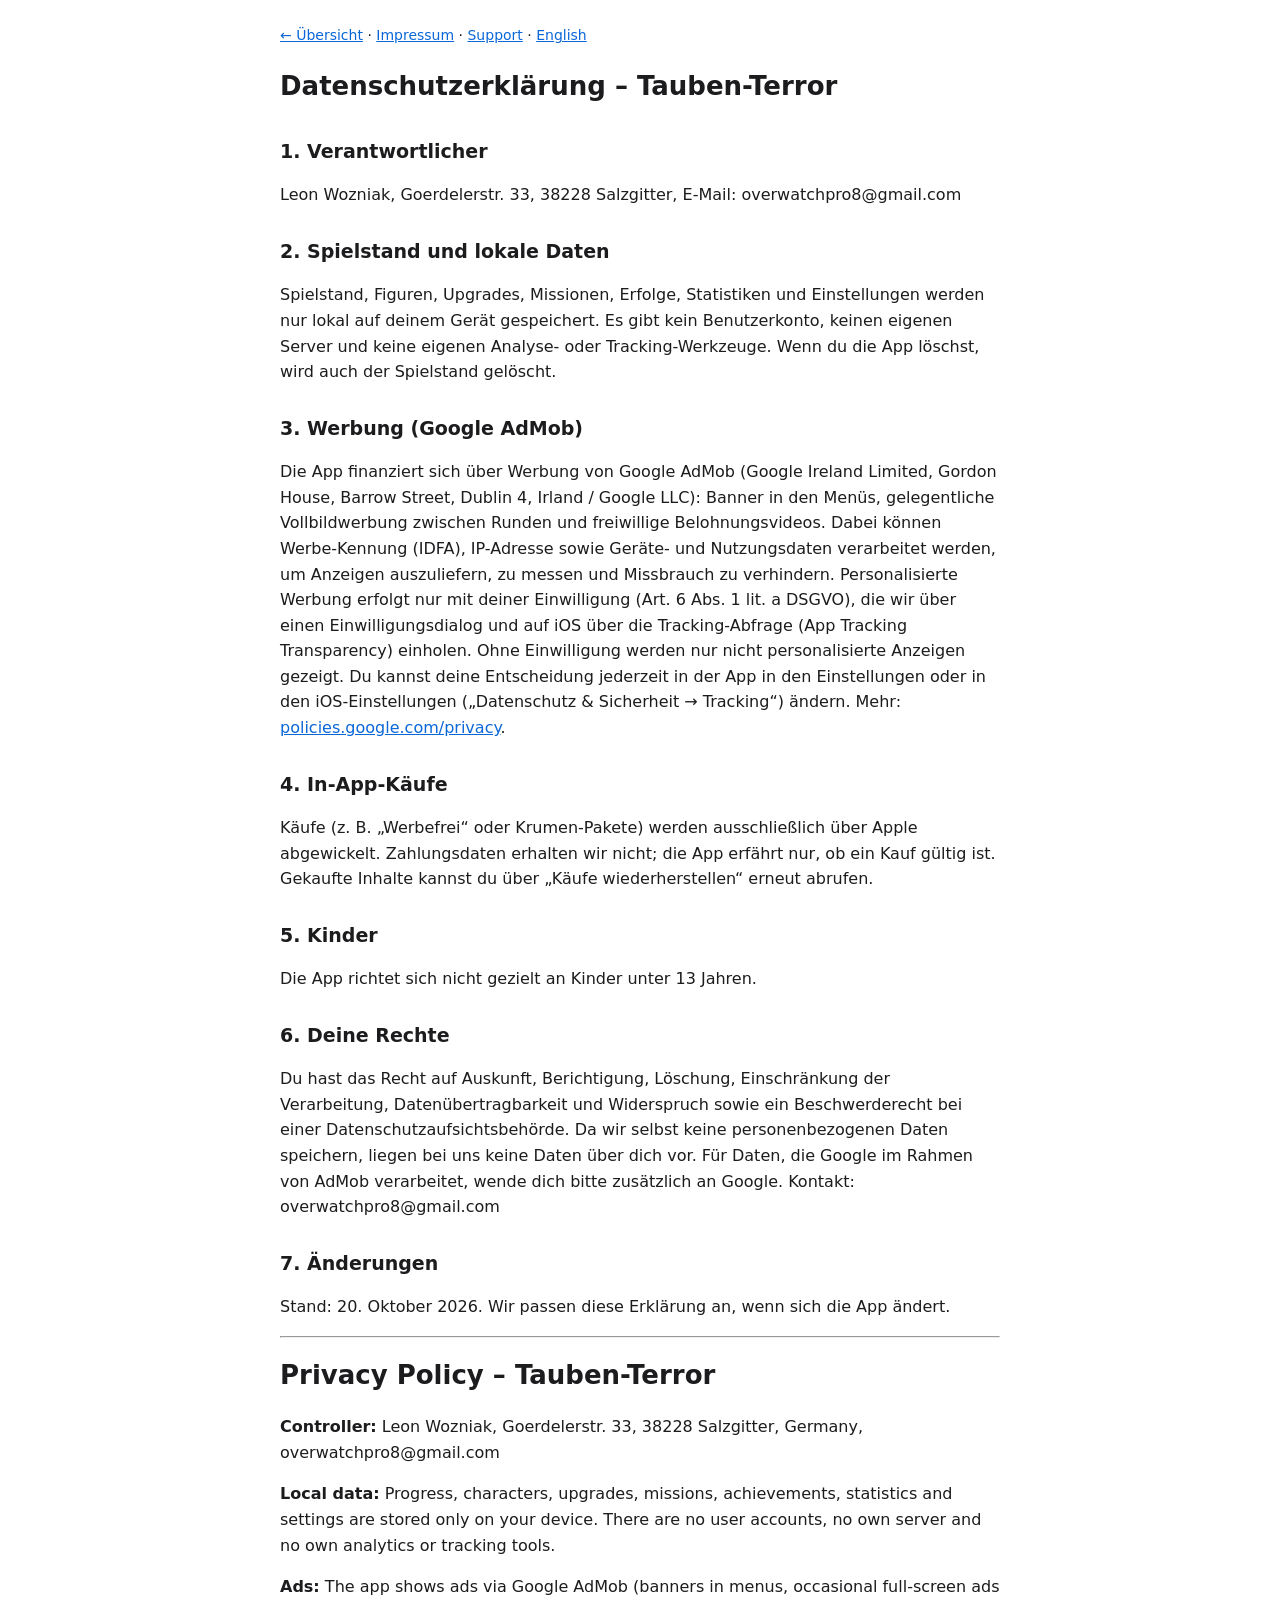
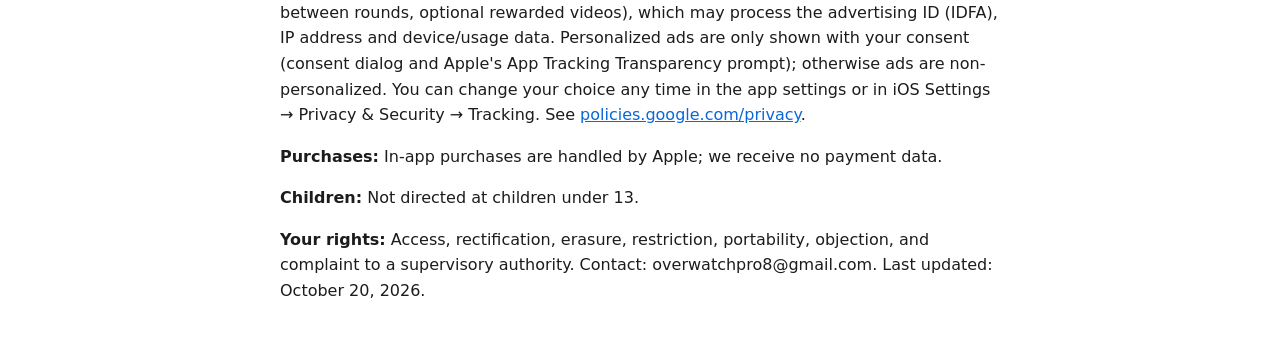
<file: taubenterror-datenschutz.html>
<!doctype html><html lang="de"><head><meta charset="utf-8"><meta name="viewport" content="width=device-width,initial-scale=1"><title>Tauben-Terror – Datenschutz</title><link rel="stylesheet" href="style.css"></head><body>
<nav><a href="index.html">← Übersicht</a> · <a href="impressum.html">Impressum</a> · <a href="taubenterror-support.html">Support</a> · <a href="#en">English</a></nav>
<h1>Datenschutzerklärung – Tauben-Terror</h1>
<h2>1. Verantwortlicher</h2>
<p>Leon Wozniak, Goerdelerstr. 33, 38228 Salzgitter, E-Mail: overwatchpro8@gmail.com</p>
<h2>2. Spielstand und lokale Daten</h2>
<p>Spielstand, Figuren, Upgrades, Missionen, Erfolge, Statistiken und Einstellungen werden nur lokal auf deinem Gerät gespeichert. Es gibt kein Benutzerkonto, keinen eigenen Server und keine eigenen Analyse- oder Tracking-Werkzeuge. Wenn du die App löschst, wird auch der Spielstand gelöscht.</p>
<h2>3. Werbung (Google AdMob)</h2>
<p>Die App finanziert sich über Werbung von Google AdMob (Google Ireland Limited, Gordon House, Barrow Street, Dublin 4, Irland / Google LLC): Banner in den Menüs, gelegentliche Vollbildwerbung zwischen Runden und freiwillige Belohnungsvideos. Dabei können Werbe-Kennung (IDFA), IP-Adresse sowie Geräte- und Nutzungsdaten verarbeitet werden, um Anzeigen auszuliefern, zu messen und Missbrauch zu verhindern. Personalisierte Werbung erfolgt nur mit deiner Einwilligung (Art. 6 Abs. 1 lit. a DSGVO), die wir über einen Einwilligungsdialog und auf iOS über die Tracking-Abfrage (App Tracking Transparency) einholen. Ohne Einwilligung werden nur nicht personalisierte Anzeigen gezeigt. Du kannst deine Entscheidung jederzeit in der App in den Einstellungen oder in den iOS-Einstellungen („Datenschutz &amp; Sicherheit → Tracking“) ändern. Mehr: <a href="https://policies.google.com/privacy">policies.google.com/privacy</a>.</p>
<h2>4. In-App-Käufe</h2>
<p>Käufe (z. B. „Werbefrei“ oder Krumen-Pakete) werden ausschließlich über Apple abgewickelt. Zahlungsdaten erhalten wir nicht; die App erfährt nur, ob ein Kauf gültig ist. Gekaufte Inhalte kannst du über „Käufe wiederherstellen“ erneut abrufen.</p>
<h2>5. Kinder</h2>
<p>Die App richtet sich nicht gezielt an Kinder unter 13 Jahren.</p>
<h2>6. Deine Rechte</h2>
<p>Du hast das Recht auf Auskunft, Berichtigung, Löschung, Einschränkung der Verarbeitung, Datenübertragbarkeit und Widerspruch sowie ein Beschwerderecht bei einer Datenschutzaufsichtsbehörde. Da wir selbst keine personenbezogenen Daten speichern, liegen bei uns keine Daten über dich vor. Für Daten, die Google im Rahmen von AdMob verarbeitet, wende dich bitte zusätzlich an Google. Kontakt: overwatchpro8@gmail.com</p>
<h2>7. Änderungen</h2>
<p>Stand: 20. Oktober 2026. Wir passen diese Erklärung an, wenn sich die App ändert.</p>
<hr>
<h1 id="en">Privacy Policy – Tauben-Terror</h1>
<p><b>Controller:</b> Leon Wozniak, Goerdelerstr. 33, 38228 Salzgitter, Germany, overwatchpro8@gmail.com</p>
<p><b>Local data:</b> Progress, characters, upgrades, missions, achievements, statistics and settings are stored only on your device. There are no user accounts, no own server and no own analytics or tracking tools.</p>
<p><b>Ads:</b> The app shows ads via Google AdMob (banners in menus, occasional full-screen ads between rounds, optional rewarded videos), which may process the advertising ID (IDFA), IP address and device/usage data. Personalized ads are only shown with your consent (consent dialog and Apple's App Tracking Transparency prompt); otherwise ads are non-personalized. You can change your choice any time in the app settings or in iOS Settings → Privacy &amp; Security → Tracking. See <a href="https://policies.google.com/privacy">policies.google.com/privacy</a>.</p>
<p><b>Purchases:</b> In-app purchases are handled by Apple; we receive no payment data.</p>
<p><b>Children:</b> Not directed at children under 13.</p>
<p><b>Your rights:</b> Access, rectification, erasure, restriction, portability, objection, and complaint to a supervisory authority. Contact: overwatchpro8@gmail.com. Last updated: October 20, 2026.</p>
</body></html>
</file>
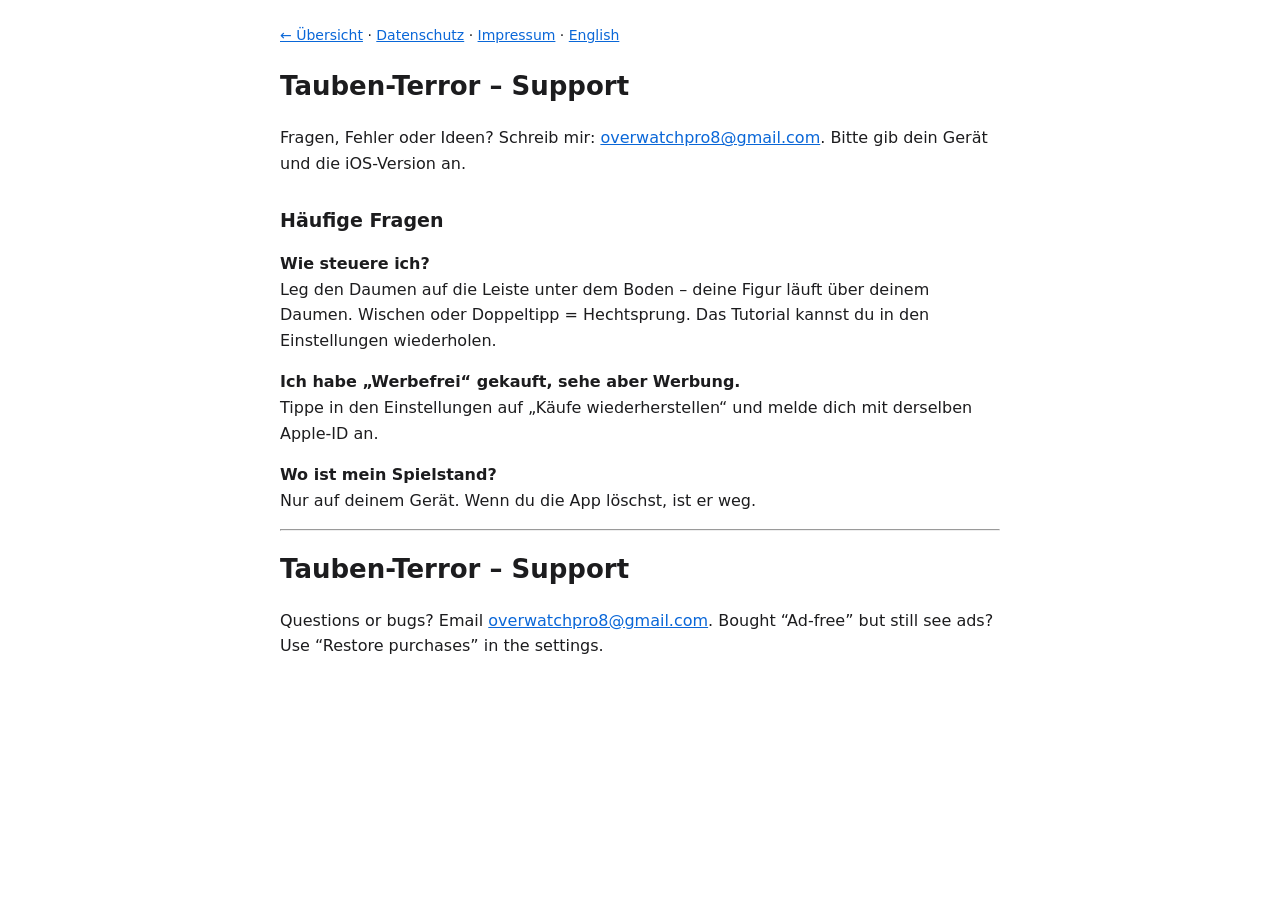
<file: taubenterror-support.html>
<!doctype html><html lang="de"><head><meta charset="utf-8"><meta name="viewport" content="width=device-width,initial-scale=1"><title>Tauben-Terror – Support</title><link rel="stylesheet" href="style.css"></head><body>
<nav><a href="index.html">← Übersicht</a> · <a href="taubenterror-datenschutz.html">Datenschutz</a> · <a href="impressum.html">Impressum</a> · <a href="#en">English</a></nav>
<h1>Tauben-Terror – Support</h1>
<p>Fragen, Fehler oder Ideen? Schreib mir: <a href="mailto:overwatchpro8@gmail.com?subject=Tauben-Terror">overwatchpro8@gmail.com</a>. Bitte gib dein Gerät und die iOS-Version an.</p>
<h2>Häufige Fragen</h2>
<p><b>Wie steuere ich?</b><br>Leg den Daumen auf die Leiste unter dem Boden – deine Figur läuft über deinem Daumen. Wischen oder Doppeltipp = Hechtsprung. Das Tutorial kannst du in den Einstellungen wiederholen.</p>
<p><b>Ich habe „Werbefrei“ gekauft, sehe aber Werbung.</b><br>Tippe in den Einstellungen auf „Käufe wiederherstellen“ und melde dich mit derselben Apple-ID an.</p>
<p><b>Wo ist mein Spielstand?</b><br>Nur auf deinem Gerät. Wenn du die App löschst, ist er weg.</p>
<hr>
<h1 id="en">Tauben-Terror – Support</h1>
<p>Questions or bugs? Email <a href="mailto:overwatchpro8@gmail.com?subject=Tauben-Terror">overwatchpro8@gmail.com</a>. Bought “Ad-free” but still see ads? Use “Restore purchases” in the settings.</p>
</body></html>
</file>
<file: style.css>
body{font:16px/1.6 -apple-system,system-ui,Segoe UI,Roboto,sans-serif;max-width:720px;margin:0 auto;padding:24px 16px;color:#1c1c1e;background:#fff}
h1{font-size:26px}h2{font-size:19px;margin-top:28px}a{color:#0a67d8}
nav{font-size:14px;margin-bottom:20px}.note{background:#fff7e0;border:1px solid #f0d27a;padding:10px 14px;border-radius:10px;font-size:14px}
@media(prefers-color-scheme:dark){body{background:#111;color:#eee}a{color:#6cb2ff}.note{background:#3a3217;border-color:#7a6a2a}}
</file>
